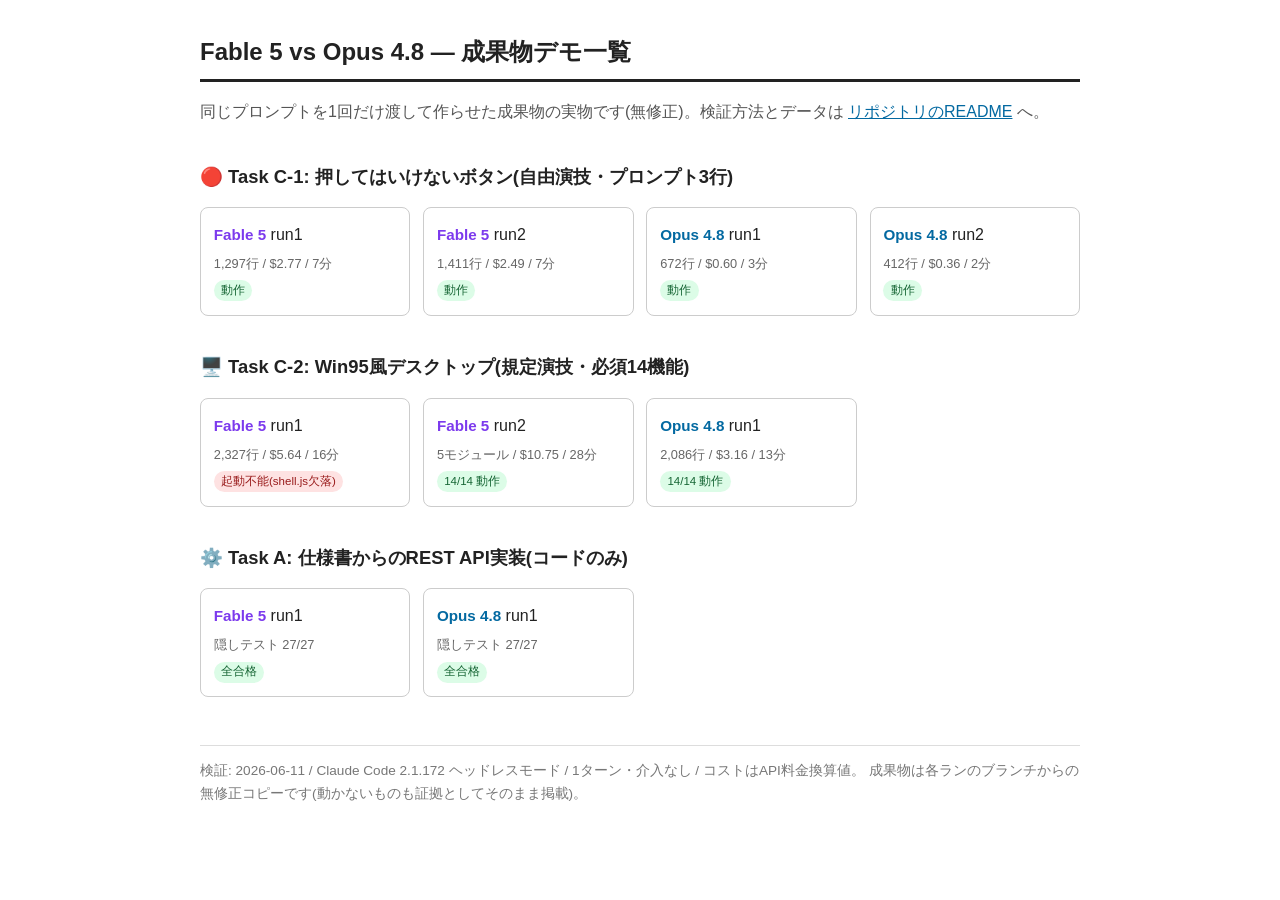
<file: index.html>
<!DOCTYPE html>
<html lang="ja">
<head>
<meta charset="UTF-8">
<meta name="viewport" content="width=device-width, initial-scale=1">
<title>Fable 5 vs Opus 4.8 — 成果物デモ一覧</title>
<style>
  body { font-family: "Hiragino Kaku Gothic ProN", "Yu Gothic", sans-serif; max-width: 880px; margin: 2rem auto; padding: 0 1rem; color: #222; line-height: 1.7; }
  h1 { font-size: 1.5rem; border-bottom: 3px solid #222; padding-bottom: .4rem; }
  h2 { font-size: 1.15rem; margin-top: 2.2rem; }
  p.lead { color: #555; }
  .grid { display: grid; grid-template-columns: repeat(auto-fill, minmax(190px, 1fr)); gap: .8rem; margin-top: .8rem; }
  .card { border: 1px solid #ccc; border-radius: 8px; padding: .8rem; text-decoration: none; color: inherit; display: block; transition: box-shadow .15s; }
  .card:hover { box-shadow: 0 2px 10px rgba(0,0,0,.15); }
  .model { font-weight: bold; font-size: .95rem; }
  .fable { color: #7c3aed; } .opus { color: #0369a1; }
  .meta { font-size: .8rem; color: #666; margin-top: .3rem; }
  .badge { display: inline-block; font-size: .72rem; padding: .05rem .45rem; border-radius: 99px; margin-top: .35rem; }
  .ok { background: #dcfce7; color: #166534; } .broken { background: #fee2e2; color: #991b1b; }
  footer { margin-top: 3rem; font-size: .85rem; color: #777; border-top: 1px solid #ddd; padding-top: .8rem; }
  a.repo { color: #0369a1; }
</style>
</head>
<body>
<h1>Fable 5 vs Opus 4.8 — 成果物デモ一覧</h1>
<p class="lead">同じプロンプトを1回だけ渡して作らせた成果物の実物です(無修正)。検証方法とデータは <a class="repo" href="https://github.com/yukurash/fable5-vs-opus48-arena">リポジトリのREADME</a> へ。</p>

<h2>🔴 Task C-1: 押してはいけないボタン(自由演技・プロンプト3行)</h2>
<div class="grid">
  <a class="card" href="artifacts/c1/fable5-run1/index.html"><span class="model fable">Fable 5</span> run1<div class="meta">1,297行 / $2.77 / 7分</div><span class="badge ok">動作</span></a>
  <a class="card" href="artifacts/c1/fable5-run2/index.html"><span class="model fable">Fable 5</span> run2<div class="meta">1,411行 / $2.49 / 7分</div><span class="badge ok">動作</span></a>
  <a class="card" href="artifacts/c1/opus48-run1/index.html"><span class="model opus">Opus 4.8</span> run1<div class="meta">672行 / $0.60 / 3分</div><span class="badge ok">動作</span></a>
  <a class="card" href="artifacts/c1/opus48-run2/index.html"><span class="model opus">Opus 4.8</span> run2<div class="meta">412行 / $0.36 / 2分</div><span class="badge ok">動作</span></a>
</div>

<h2>🖥️ Task C-2: Win95風デスクトップ(規定演技・必須14機能)</h2>
<div class="grid">
  <a class="card" href="artifacts/c2/fable5-run1/index.html"><span class="model fable">Fable 5</span> run1<div class="meta">2,327行 / $5.64 / 16分</div><span class="badge broken">起動不能(shell.js欠落)</span></a>
  <a class="card" href="artifacts/c2/fable5-run2/index.html"><span class="model fable">Fable 5</span> run2<div class="meta">5モジュール / $10.75 / 28分</div><span class="badge ok">14/14 動作</span></a>
  <a class="card" href="artifacts/c2/opus48-run1/index.html"><span class="model opus">Opus 4.8</span> run1<div class="meta">2,086行 / $3.16 / 13分</div><span class="badge ok">14/14 動作</span></a>
</div>

<h2>⚙️ Task A: 仕様書からのREST API実装(コードのみ)</h2>
<div class="grid">
  <a class="card" href="https://github.com/yukurash/fable5-vs-opus48-arena/tree/main/artifacts/a/fable5-run1"><span class="model fable">Fable 5</span> run1<div class="meta">隠しテスト 27/27</div><span class="badge ok">全合格</span></a>
  <a class="card" href="https://github.com/yukurash/fable5-vs-opus48-arena/tree/main/artifacts/a/opus48-run1"><span class="model opus">Opus 4.8</span> run1<div class="meta">隠しテスト 27/27</div><span class="badge ok">全合格</span></a>
</div>

<footer>
  検証: 2026-06-11 / Claude Code 2.1.172 ヘッドレスモード / 1ターン・介入なし / コストはAPI料金換算値。
  成果物は各ランのブランチからの無修正コピーです(動かないものも証拠としてそのまま掲載)。
</footer>
</body>
</html>
</file>
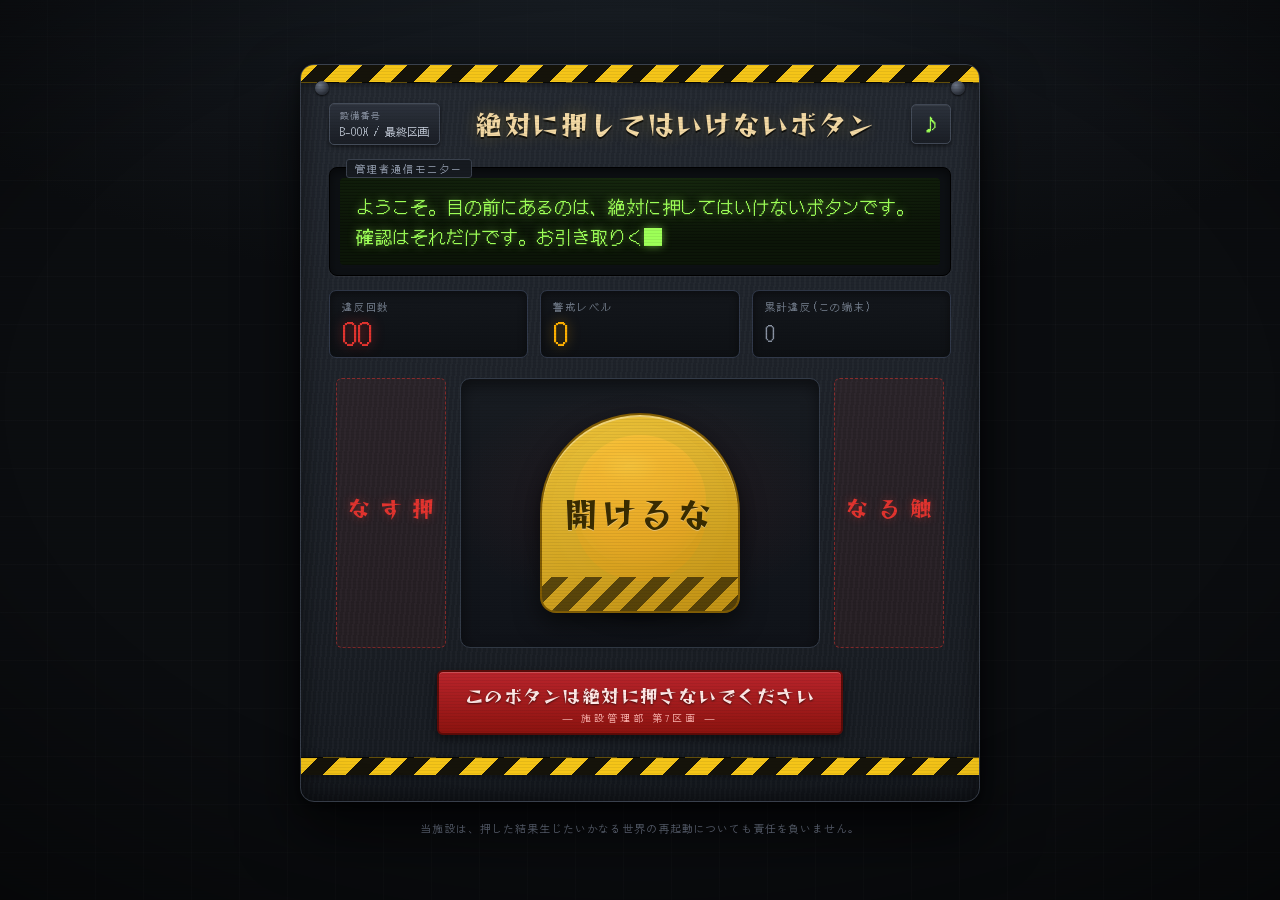
<file: artifacts/c1/fable5-run1/index.html>
<!DOCTYPE html>
<html lang="ja">
<head>
<meta charset="UTF-8">
<meta name="viewport" content="width=device-width, initial-scale=1.0">
<title>[Fable 5] 絶対に押してはいけないボタン</title>
<link rel="icon" href="data:image/svg+xml,<svg xmlns='http://www.w3.org/2000/svg' viewBox='0 0 100 100'><circle cx='50' cy='54' r='34' fill='%23e3342f'/><ellipse cx='42' cy='42' rx='12' ry='8' fill='%23ff8a80' opacity='.7'/></svg>">
<link rel="preconnect" href="https://fonts.googleapis.com">
<link rel="preconnect" href="https://fonts.gstatic.com" crossorigin>
<link href="https://fonts.googleapis.com/css2?family=DotGothic16&family=Reggae+One&family=Zen+Kaku+Gothic+New:wght@400;700&display=swap" rel="stylesheet">
<link rel="stylesheet" href="style.css">
</head>
<body>

  <!-- 環境エフェクト -->
  <div id="alarm-light" aria-hidden="true"></div>
  <div id="scanlines" aria-hidden="true"></div>
  <div id="vignette" aria-hidden="true"></div>

  <!-- 制御卓 -->
  <main id="console">
    <div class="hazard-strip top"></div>

    <header class="console-header">
      <div class="plate id-plate">
        <span class="plate-label">設備番号</span>
        <span class="plate-value">B-00X / 最終区画</span>
      </div>
      <h1 class="console-title">絶対に押してはいけないボタン</h1>
      <button id="mute-btn" class="plate toggle-plate" aria-label="音の切り替え" title="音 ON/OFF">
        <span id="mute-icon">♪</span>
      </button>
    </header>

    <!-- 管理者通信モニター -->
    <section class="lcd-frame">
      <div class="lcd-tag">管理者通信モニター</div>
      <div id="screen" class="lcd">
        <span id="lcd-text"></span><span class="lcd-cursor">█</span>
      </div>
    </section>

    <!-- 計器類 -->
    <section class="meters">
      <div class="meter">
        <span class="meter-label">違反回数</span>
        <span id="press-count" class="meter-value">00</span>
      </div>
      <div class="meter">
        <span class="meter-label">警戒レベル</span>
        <span id="alert-level" class="meter-value level">0</span>
      </div>
      <div class="meter wide">
        <span class="meter-label">累計違反(この端末)</span>
        <span id="total-count" class="meter-value small">0</span>
      </div>
    </section>

    <!-- ボタン本体 -->
    <section class="button-bay">
      <div class="bay-warning left">押<br>す<br>な</div>

      <div id="button-stage">
        <div id="button-assembly">
          <div class="button-base">
            <button id="the-button" aria-label="絶対に押してはいけないボタン">
              <span class="button-face"></span>
            </button>
          </div>
          <div class="cover-hinge">
            <div id="cover" role="button" tabindex="0" aria-label="安全カバー">
              <div class="cover-stripes"></div>
              <span class="cover-text">開けるな</span>
            </div>
          </div>
        </div>
      </div>

      <div class="bay-warning right">触<br>る<br>な</div>
    </section>

    <div class="name-plate">
      <span class="np-main">このボタンは絶対に押さないでください</span>
      <span class="np-sub">― 施設管理部 第7区画 ―</span>
    </div>

    <div class="hazard-strip bottom"></div>
  </main>

  <footer class="page-foot">
    当施設は、押した結果生じたいかなる世界の再起動についても責任を負いません。
  </footer>

  <!-- エラーダイアログ層 -->
  <div id="error-layer" aria-hidden="true"></div>

  <!-- カウントダウン -->
  <div id="countdown" class="fullscreen hidden">
    <div class="cd-label">自爆シーケンス起動</div>
    <div id="cd-number">10</div>
    <div class="cd-sub">回避方法:ありません</div>
  </div>

  <!-- 世界のブルースクリーン -->
  <div id="bsod" class="fullscreen hidden">
    <div class="bsod-inner">
      <div class="bsod-face">:(</div>
      <p>世界の運行中に問題が発生したため、世界を再起動する必要があります。</p>
      <p>エラー情報を収集しています(あなたの所業も含まれます)。</p>
      <p class="bsod-progress"><span id="bsod-pct">0</span>% 完了</p>
      <p class="bsod-code">停止コード: PUSHED_THE_FORBIDDEN_BUTTON_20_TIMES</p>
    </div>
  </div>

  <!-- 世界の再起動コンソール -->
  <div id="reboot" class="fullscreen hidden">
    <pre id="reboot-log"></pre>
  </div>

  <!-- 認定証 -->
  <div id="certificate" class="fullscreen hidden">
    <div class="cert-paper">
      <div class="cert-border">
        <h2 class="cert-title">認 定 証</h2>
        <p class="cert-name">貴殿</p>
        <p class="cert-body">
          貴殿は『絶対に押してはいけないボタン』を<br>
          <strong>20回</strong>押し、世界を再起動させました。<br>
          その揺るぎない好奇心と、<br>
          警告文を一切読まない胆力をここに讃えます。
        </p>
        <p class="cert-issuer">世界再起動管理委員会</p>
        <div class="cert-stamp"><span>押</span></div>
      </div>
      <button id="cert-close">閉じる(そして二度と押さない)</button>
    </div>
  </div>

<script src="script.js"></script>
</body>
</html>
</file>
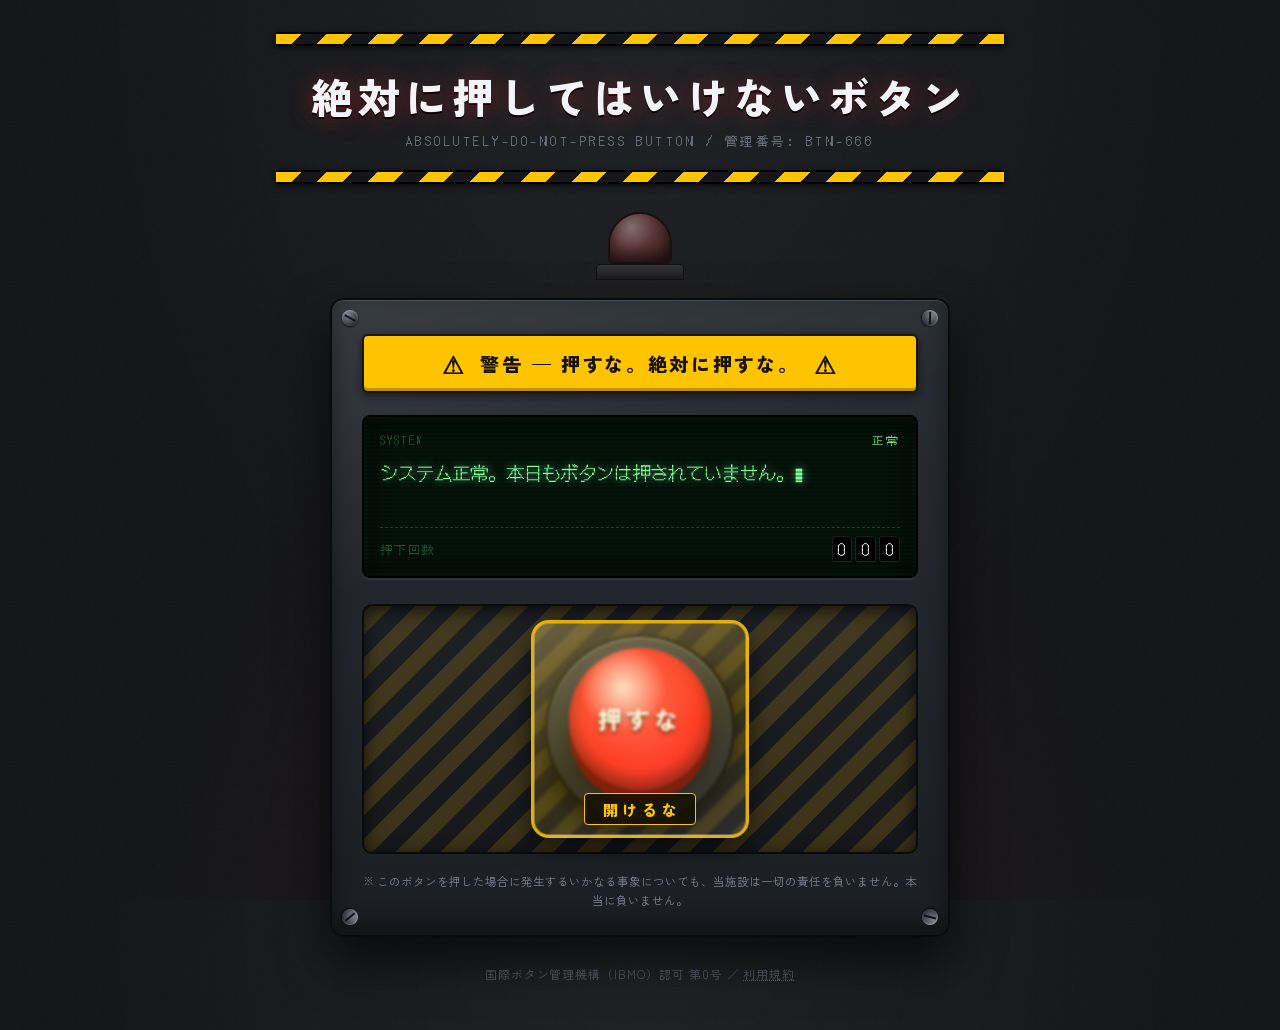
<file: artifacts/c1/fable5-run2/index.html>
<!DOCTYPE html>
<html lang="ja">
<head>
<meta charset="UTF-8">
<meta name="viewport" content="width=device-width, initial-scale=1.0">
<title>[Fable 5] 絶対に押してはいけないボタン</title>
<meta name="description" content="押すな。絶対に押すな。いいか、絶対にだぞ。">
<link rel="preconnect" href="https://fonts.googleapis.com">
<link rel="preconnect" href="https://fonts.gstatic.com" crossorigin>
<link href="https://fonts.googleapis.com/css2?family=DotGothic16&family=Zen+Kaku+Gothic+New:wght@500;700;900&family=Rampart+One&display=swap" rel="stylesheet">
<link rel="stylesheet" href="style.css">
</head>
<body>

  <!-- ===== メインシーン：制御盤 ===== -->
  <main id="scene">

    <header class="site-head">
      <div class="hazard-tape" aria-hidden="true"></div>
      <h1 class="site-title">絶対に押してはいけないボタン</h1>
      <p class="site-sub">ABSOLUTELY-DO-NOT-PRESS BUTTON / 管理番号: BTN-666</p>
      <div class="hazard-tape" aria-hidden="true"></div>
    </header>

    <section class="panel" aria-label="制御盤">

      <!-- 回転灯 -->
      <div class="siren" id="siren" aria-hidden="true">
        <div class="siren-dome"><div class="siren-beam"></div></div>
        <div class="siren-base"></div>
      </div>

      <div class="panel-plate">
        <span class="screw tl" aria-hidden="true"></span>
        <span class="screw tr" aria-hidden="true"></span>
        <span class="screw bl" aria-hidden="true"></span>
        <span class="screw br" aria-hidden="true"></span>

        <div class="warn-plate">
          <span class="warn-icon" aria-hidden="true">⚠</span>
          <span class="warn-text">警告 — 押すな。絶対に押すな。</span>
          <span class="warn-icon" aria-hidden="true">⚠</span>
        </div>

        <!-- LCD ステータス表示 -->
        <div class="lcd" role="status" aria-live="polite">
          <div class="lcd-row">
            <span class="lcd-label">SYSTEM</span>
            <span class="lcd-status" id="lcd-status">正常</span>
          </div>
          <p class="lcd-text" id="lcd-text"></p>
          <div class="lcd-row lcd-bottom">
            <span class="lcd-label">押下回数</span>
            <span class="odometer" id="odometer">
              <span class="digit">0</span><span class="digit">0</span><span class="digit">0</span>
            </span>
          </div>
        </div>

        <!-- ボタン本体（安全カバー付き） -->
        <div class="button-bay" id="button-bay">
          <div class="button-anchor" id="button-anchor">
            <div class="button-base">
              <button class="big-button" id="big-button" aria-label="絶対に押してはいけないボタン">
                <span class="big-button-text">押すな</span>
              </button>
            </div>
            <div class="safety-cover" id="safety-cover" role="button" tabindex="0"
                 aria-label="安全カバー（開けないでください）">
              <span class="cover-label">開けるな</span>
            </div>
          </div>
        </div>

        <p class="panel-note">※ このボタンを押した場合に発生するいかなる事象についても、当施設は一切の責任を負いません。本当に負いません。</p>
      </div>
    </section>

    <footer class="site-foot">
      <p>国際ボタン管理機構（IBMO）認可 第0号 ／ <span class="foot-link" id="terms-link">利用規約</span></p>
      <p class="foot-tip" id="terms-tip" hidden>第1条：押すな。　第2条：以上。</p>
    </footer>
  </main>

  <!-- ===== オーバーレイ各種 ===== -->

  <!-- 通報ダイアログ -->
  <div class="overlay" id="report-overlay" hidden>
    <div class="dialog" role="alertdialog" aria-label="通報完了">
      <div class="dialog-title">■ 通報完了</div>
      <div class="dialog-body">
        <p>あなたの操作は国際ボタン管理機構（IBMO）に通報されました。</p>
        <table class="dialog-table">
          <tr><td>IPアドレス</td><td>127.0.0.1（あなたの家）</td></tr>
          <tr><td>容疑</td><td>押すなと書いてあるものを押した罪</td></tr>
          <tr><td>反省の色</td><td>確認できず</td></tr>
        </table>
      </div>
      <button class="dialog-ok" id="report-ok">深く反省する</button>
    </div>
  </div>

  <!-- 最終警告 -->
  <div class="overlay final-warning" id="final-warning" hidden>
    <div class="final-warning-inner">
      <div class="fw-stripes" aria-hidden="true"></div>
      <p class="fw-title">最　終　警　告</p>
      <p class="fw-sub">FINAL WARNING — 次に押した場合、何が起きても知りません。</p>
      <div class="fw-stripes" aria-hidden="true"></div>
    </div>
  </div>

  <!-- カウントダウン -->
  <div class="overlay countdown" id="countdown-overlay" hidden>
    <p class="cd-label">自爆シーケンス起動</p>
    <div class="cd-number" id="cd-number">10</div>
    <p class="cd-msg" id="cd-msg">こうなることは警告しました。</p>
    <button class="cd-abort" id="cd-abort">中止</button>
  </div>

  <!-- ホワイトアウト・フラッシュ -->
  <div id="flash" hidden></div>

  <!-- 偽ブルースクリーン -->
  <div class="overlay bsod" id="bsod" hidden>
    <div class="bsod-inner">
      <div class="bsod-face">:(</div>
      <p>ボタンが押されたため、この世界は問題に直面し、再構築が必要となりました。</p>
      <p>エラー情報を収集しています（あなたが押したという情報です）。</p>
      <p class="bsod-progress"><span id="bsod-pct">0</span>% 完了</p>
      <p class="bsod-code">停止コード: OSHITA_NA_OMAE</p>
    </div>
  </div>

  <!-- 再起動ターミナル -->
  <div class="overlay reboot" id="reboot" hidden>
    <pre class="reboot-log" id="reboot-log"></pre>
  </div>

  <!-- フィナーレ：認定証 -->
  <div class="overlay finale" id="finale" hidden>
    <canvas id="confetti"></canvas>
    <div class="certificate">
      <div class="cert-border">
        <p class="cert-eyebrow">国際ボタン管理機構 公式認定</p>
        <h2 class="cert-title">認 定 証</h2>
        <p class="cert-body">
          あなたは「絶対に押してはいけないボタン」を<br>
          <strong class="cert-count"><span id="cert-count">0</span>回</strong>押し続け、<br>
          世界を一度滅ぼし、そして再構築させました。
        </p>
        <p class="cert-meta">
          所要時間：<span id="cert-time">--</span>　／　認定番号：<span id="cert-serial">No.???????</span>
        </p>
        <p class="cert-note">この功績を称え…&nbsp;ません。反省してください。</p>
        <div class="cert-stamp" aria-hidden="true">押下<br>認定</div>
      </div>
      <button class="reset-button" id="reset-button">絶対に押してはいけないリセットボタン</button>
    </div>
  </div>

  <script src="script.js"></script>
</body>
</html>
</file>
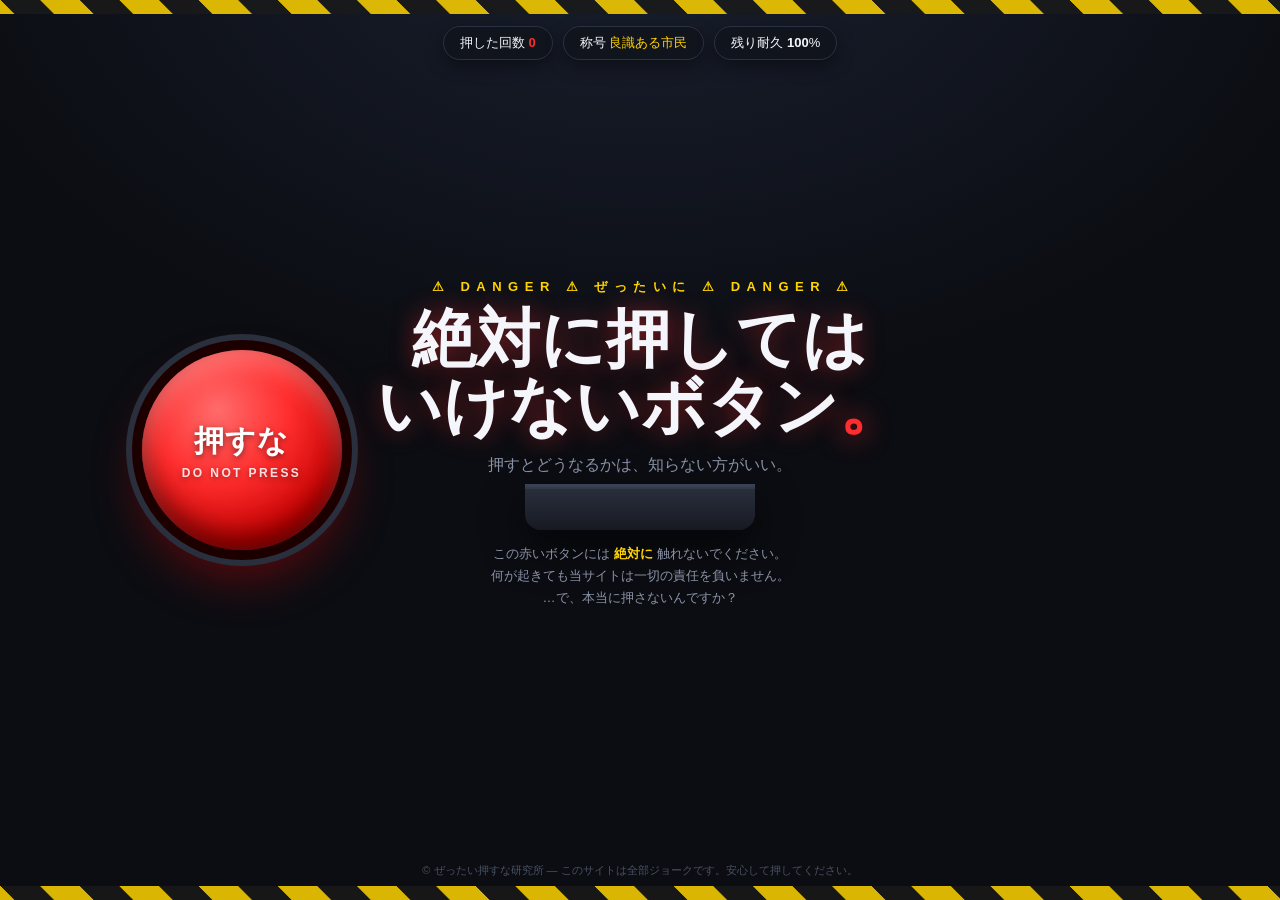
<file: artifacts/c1/opus48-run1/index.html>
<!DOCTYPE html>
<html lang="ja">
<head>
<meta charset="UTF-8">
<meta name="viewport" content="width=device-width, initial-scale=1.0, maximum-scale=1.0, user-scalable=no">
<title>[Opus 4.8] 絶対に押してはいけないボタン</title>
<style>
  :root{
    --bg:#0b0d12;
    --panel:#11141c;
    --danger:#ff2d2d;
    --danger-deep:#7a0000;
    --warn:#ffd400;
    --ink:#f4f6fb;
    --muted:#8b93a7;
    --hazard: repeating-linear-gradient(45deg,#1a1a1a 0 28px,#ffd400 28px 56px);
  }

  *{box-sizing:border-box;}
  html,body{height:100%;}
  body{
    margin:0;
    font-family:"Hiragino Kaku Gothic ProN","Yu Gothic",YuGothic,"Noto Sans JP",sans-serif;
    background:
      radial-gradient(1200px 800px at 50% -10%, #1a2030 0%, transparent 60%),
      var(--bg);
    color:var(--ink);
    overflow:hidden;
    user-select:none;
    -webkit-user-select:none;
    position:relative;
    min-height:100%;
  }

  /* ===== 警告ハザードの縁取り ===== */
  .hazard-top,.hazard-bottom{
    position:fixed;left:0;right:0;height:14px;z-index:50;
    background:var(--hazard);
    background-size:79.2px 79.2px;
    opacity:.85;
  }
  .hazard-top{top:0;}
  .hazard-bottom{bottom:0;}

  /* ===== ステージ ===== */
  #stage{
    position:relative;
    height:100vh;
    display:flex;
    flex-direction:column;
    align-items:center;
    justify-content:center;
    padding:48px 20px;
    transform-origin:center center;
    transition:transform .2s ease, filter .25s ease;
  }

  .titlewrap{text-align:center;margin-bottom:34px;z-index:2;}
  .eyebrow{
    letter-spacing:.5em;
    color:var(--warn);
    font-size:13px;
    font-weight:800;
    margin:0 0 10px;
    text-indent:.5em;
    animation:blink 1.4s steps(2,start) infinite;
  }
  @keyframes blink{50%{opacity:.25}}
  h1{
    margin:0;
    font-size:clamp(28px,7vw,64px);
    font-weight:900;
    line-height:1.05;
    text-shadow:0 0 24px rgba(255,45,45,.45);
  }
  h1 .x{color:var(--danger);text-shadow:0 0 28px rgba(255,45,45,.9);}
  .subtitle{
    color:var(--muted);
    margin:14px 0 0;
    font-size:clamp(12px,2.6vw,16px);
  }

  /* ===== ボタン ===== */
  .btn-cradle{
    position:relative;
    z-index:2;
    display:flex;
    flex-direction:column;
    align-items:center;
    gap:22px;
  }
  .base{
    width:230px;height:46px;
    background:linear-gradient(#2a2f3d,#171a22);
    border-radius:0 0 16px 16px;
    box-shadow:0 18px 40px rgba(0,0,0,.6), inset 0 2px 0 rgba(255,255,255,.05);
    margin-top:-26px;
    border-top:3px solid #3a4154;
  }
  .big-btn{
    position:relative;
    width:200px;height:200px;
    border-radius:50%;
    border:none;
    cursor:pointer;
    color:#fff;
    font-weight:900;
    font-size:30px;
    letter-spacing:.04em;
    background:
      radial-gradient(circle at 38% 30%, #ff6b6b 0%, var(--danger) 38%, #c40000 72%, var(--danger-deep) 100%);
    box-shadow:
      0 0 0 10px #1c0000,
      0 0 0 16px #2a2f3d,
      0 26px 50px rgba(255,0,0,.35),
      inset 0 -14px 24px rgba(0,0,0,.45),
      inset 0 14px 22px rgba(255,255,255,.28);
    text-shadow:0 2px 6px rgba(0,0,0,.5);
    transition:transform .08s ease, box-shadow .15s ease, left .18s cubic-bezier(.22,1,.36,1), top .18s cubic-bezier(.22,1,.36,1);
    animation:pulse 1.8s ease-in-out infinite;
  }
  @keyframes pulse{
    0%,100%{box-shadow:0 0 0 10px #1c0000,0 0 0 16px #2a2f3d,0 26px 50px rgba(255,0,0,.30),inset 0 -14px 24px rgba(0,0,0,.45),inset 0 14px 22px rgba(255,255,255,.28);}
    50%{box-shadow:0 0 0 10px #1c0000,0 0 0 16px #2a2f3d,0 26px 70px rgba(255,0,0,.65),inset 0 -14px 24px rgba(0,0,0,.45),inset 0 14px 22px rgba(255,255,255,.28);}
  }
  .big-btn:active{transform:translateY(6px) scale(.97);}
  .big-btn.runaway{position:fixed;z-index:30;animation:none;}
  .big-btn .label-sub{display:block;font-size:12px;font-weight:700;opacity:.85;margin-top:4px;letter-spacing:.2em;}

  .note{
    color:var(--muted);
    font-size:13px;
    text-align:center;
    max-width:520px;
    line-height:1.7;
    z-index:2;
  }
  .note b{color:var(--warn);}

  /* ===== HUD（カウンタ・称号） ===== */
  #hud{
    position:fixed;top:26px;left:0;right:0;
    display:flex;justify-content:center;gap:10px;
    z-index:40;pointer-events:none;flex-wrap:wrap;padding:0 16px;
  }
  .chip{
    background:rgba(17,20,28,.82);
    border:1px solid #2a3142;
    border-radius:999px;
    padding:7px 16px;
    font-size:13px;
    backdrop-filter:blur(6px);
    box-shadow:0 6px 18px rgba(0,0,0,.4);
  }
  .chip b{color:var(--danger);font-variant-numeric:tabular-nums;}
  .chip .rank{color:var(--warn);}

  /* ===== トースト ===== */
  #toasts{position:fixed;left:50%;bottom:42px;transform:translateX(-50%);z-index:60;display:flex;flex-direction:column;gap:10px;align-items:center;pointer-events:none;}
  .toast{
    background:#11141c;border:1px solid #3a4154;color:var(--ink);
    padding:12px 20px;border-radius:12px;font-size:15px;font-weight:700;
    box-shadow:0 10px 30px rgba(0,0,0,.55);
    animation:toastIn .3s ease, toastOut .4s ease 2.6s forwards;
    max-width:90vw;text-align:center;
  }
  .toast.good{border-color:#2ec27e;}
  .toast.bad{border-color:var(--danger);}
  @keyframes toastIn{from{opacity:0;transform:translateY(18px) scale(.95)}to{opacity:1}}
  @keyframes toastOut{to{opacity:0;transform:translateY(-12px)}}

  /* ===== 偽エラーウィンドウ ===== */
  .fakewin{
    position:fixed;z-index:70;width:300px;
    background:#e9e9ee;color:#111;border:1px solid #999;border-radius:8px;
    box-shadow:0 18px 50px rgba(0,0,0,.6);
    font-family:"Segoe UI",system-ui,sans-serif;
    overflow:hidden;
    animation:popin .18s ease;
  }
  @keyframes popin{from{transform:scale(.85);opacity:0}to{transform:scale(1);opacity:1}}
  .fakewin .bar{
    background:linear-gradient(#3a6df0,#2a55d0);color:#fff;
    padding:6px 10px;font-size:13px;font-weight:700;
    display:flex;justify-content:space-between;align-items:center;cursor:grab;
  }
  .fakewin .bar .close{
    width:18px;height:18px;line-height:16px;text-align:center;border-radius:3px;
    background:#e81123;font-size:12px;cursor:pointer;
  }
  .fakewin .body{padding:16px;display:flex;gap:12px;align-items:flex-start;font-size:13px;line-height:1.5;}
  .fakewin .ico{font-size:30px;}
  .fakewin .ok{
    margin:0 16px 14px;float:right;padding:5px 18px;border:1px solid #888;border-radius:5px;
    background:#f5f5f5;cursor:pointer;font-size:13px;
  }
  .fakewin .ok:hover{background:#e2e2e2;}

  /* ===== マトリックス雨 ===== */
  #matrix{position:fixed;inset:0;z-index:5;pointer-events:none;opacity:0;transition:opacity .6s;}
  #matrix.on{opacity:.55;}

  /* ===== グリッチ ===== */
  .glitch{animation:glitch .25s steps(2) infinite;}
  @keyframes glitch{
    0%{filter:none;transform:translate(0)}
    25%{filter:hue-rotate(90deg) saturate(2);transform:translate(-3px,2px)}
    50%{filter:invert(1);transform:translate(3px,-2px)}
    75%{filter:hue-rotate(-120deg);transform:translate(-2px,-1px)}
  }

  /* ===== 振動 ===== */
  .shake{animation:shake .4s cubic-bezier(.36,.07,.19,.97) both;}
  @keyframes shake{
    10%,90%{transform:translate3d(-2px,0,0)}
    20%,80%{transform:translate3d(4px,0,0)}
    30%,50%,70%{transform:translate3d(-8px,0,0)}
    40%,60%{transform:translate3d(8px,0,0)}
  }
  .quake{animation:quake .5s linear infinite;}
  @keyframes quake{
    0%{transform:translate(1px,1px) rotate(0deg)}
    25%{transform:translate(-3px,2px) rotate(-.6deg)}
    50%{transform:translate(2px,-2px) rotate(.6deg)}
    75%{transform:translate(-2px,-1px) rotate(-.4deg)}
    100%{transform:translate(2px,2px) rotate(.4deg)}
  }

  /* ===== 反転 ===== */
  body.inverted{filter:invert(1) hue-rotate(180deg);}

  /* ===== 重力で落ちるカケラ ===== */
  .debris{position:fixed;z-index:25;pointer-events:none;font-size:22px;will-change:transform;}

  /* ===== 紙吹雪 ===== */
  .confetti{position:fixed;top:-20px;z-index:80;width:10px;height:14px;pointer-events:none;will-change:transform;}

  /* ===== クリア演出 ===== */
  #ending{
    position:fixed;inset:0;z-index:90;display:none;
    flex-direction:column;align-items:center;justify-content:center;gap:18px;
    background:radial-gradient(900px 600px at 50% 40%,#1c2436,#06070b);
    text-align:center;padding:30px;
  }
  #ending.show{display:flex;animation:fadein .8s ease;}
  @keyframes fadein{from{opacity:0}to{opacity:1}}
  #ending h2{font-size:clamp(30px,8vw,72px);margin:0;color:var(--warn);text-shadow:0 0 30px rgba(255,212,0,.5);}
  #ending p{color:var(--muted);max-width:560px;line-height:1.8;margin:0;}
  .reset-btn{
    margin-top:8px;padding:14px 30px;border-radius:12px;border:1px solid #3a4154;
    background:#11141c;color:var(--ink);font-size:16px;font-weight:800;cursor:pointer;
  }
  .reset-btn:hover{border-color:var(--danger);color:var(--danger);}

  .footer{
    position:fixed;bottom:22px;left:0;right:0;text-align:center;
    color:#4a5163;font-size:11px;z-index:2;
  }

  @media (max-width:520px){
    .big-btn{width:170px;height:170px;font-size:26px;}
    .base{width:200px;}
  }
</style>
</head>
<body>
  <div class="hazard-top"></div>
  <div class="hazard-bottom"></div>

  <canvas id="matrix"></canvas>

  <div id="hud">
    <div class="chip">押した回数 <b id="count">0</b></div>
    <div class="chip">称号 <span class="rank" id="rank">良識ある市民</span></div>
    <div class="chip">残り耐久 <b id="hp">100</b>%</div>
  </div>

  <div id="stage">
    <div class="titlewrap">
      <p class="eyebrow">⚠ DANGER ⚠ ぜったいに ⚠ DANGER ⚠</p>
      <h1>絶対に押しては<br>いけないボタン<span class="x">。</span></h1>
      <p class="subtitle">押すとどうなるかは、知らない方がいい。</p>
    </div>

    <div class="btn-cradle">
      <button class="big-btn" id="btn">
        押すな
        <span class="label-sub">DO NOT PRESS</span>
      </button>
      <div class="base"></div>
    </div>

    <p class="note">
      この赤いボタンには <b>絶対に</b> 触れないでください。<br>
      何が起きても当サイトは一切の責任を負いません。<br>
      …で、本当に押さないんですか？
    </p>
  </div>

  <div id="toasts"></div>

  <div id="ending">
    <h2 id="ending-title">🎉 全クリ 🎉</h2>
    <p id="ending-text"></p>
    <button class="reset-btn" id="reset">もう一度、押してはいけない</button>
  </div>

  <div class="footer">© ぜったい押すな研究所 — このサイトは全部ジョークです。安心して押してください。</div>

<script>
(() => {
  "use strict";

  /* ============================================================
   *  状態
   * ============================================================ */
  const KEY = "zettai-oshicount";
  let count = parseInt(localStorage.getItem(KEY) || "0", 10) || 0;
  let chaos = 0;            // 累積カオスレベル
  let dodges = 0;          // 逃げた回数
  let ended = false;

  const $ = (s) => document.querySelector(s);
  const stage = $("#stage");
  const btn = $("#btn");
  const countEl = $("#count");
  const rankEl = $("#rank");
  const hpEl = $("#hp");

  /* ============================================================
   *  サウンド（Web Audio で自前生成 — 外部ファイル不要）
   * ============================================================ */
  let ac = null;
  const audio = () => (ac ||= new (window.AudioContext || window.webkitAudioContext)());
  function beep(freq, dur = .12, type = "square", gain = .15, slideTo = null) {
    try {
      const c = audio();
      const o = c.createOscillator();
      const g = c.createGain();
      o.type = type; o.frequency.value = freq;
      if (slideTo) o.frequency.exponentialRampToValueAtTime(slideTo, c.currentTime + dur);
      g.gain.value = gain;
      g.gain.exponentialRampToValueAtTime(0.0001, c.currentTime + dur);
      o.connect(g).connect(c.destination);
      o.start(); o.stop(c.currentTime + dur);
    } catch (e) {}
  }
  const sfx = {
    alarm(){ beep(880,.18,"sawtooth",.18); setTimeout(()=>beep(660,.22,"sawtooth",.18),150); },
    zap(){ beep(1200,.18,"square",.16,120); },
    boom(){ beep(80,.5,"sawtooth",.3,30); },
    coin(){ beep(988,.08,"square",.18); setTimeout(()=>beep(1319,.18,"square",.18),80); },
    glitch(){ for(let i=0;i<6;i++) setTimeout(()=>beep(200+Math.random()*1400,.05,"square",.1),i*40); },
    fanfare(){ [523,659,784,1047].forEach((f,i)=>setTimeout(()=>beep(f,.25,"triangle",.2),i*130)); },
  };

  /* ============================================================
   *  HUD / 称号
   * ============================================================ */
  const RANKS = [
    [0,   "良識ある市民"],
    [1,   "うっかりさん"],
    [2,   "好奇心の奴隷"],
    [4,   "後悔のプロ"],
    [7,   "禁断ボタン中毒"],
    [11,  "破壊の使徒"],
    [16,  "混沌の管理者"],
    [25,  "押すな界の伝説"],
    [40,  "人類への挑戦者"],
    [66,  "ボタンそのもの"],
  ];
  function rankFor(n){ let r="良識ある市民"; for(const [t,name] of RANKS){ if(n>=t) r=name; } return r; }

  function renderHUD(){
    countEl.textContent = count;
    rankEl.textContent = rankFor(count);
    const hp = Math.max(0, 100 - chaos * 7);
    hpEl.textContent = hp;
    hpEl.style.color = hp < 30 ? "var(--danger)" : hp < 60 ? "var(--warn)" : "var(--ink)";
  }

  /* ============================================================
   *  トースト
   * ============================================================ */
  function toast(msg, kind = "") {
    const t = document.createElement("div");
    t.className = "toast " + kind;
    t.innerHTML = msg;
    $("#toasts").appendChild(t);
    setTimeout(() => t.remove(), 3200);
  }

  /* ============================================================
   *  逃げるボタン（最初の数回はカーソルから逃げる）
   * ============================================================ */
  let runaway = true;
  function placeRandom(){
    const pad = 90, w = innerWidth, h = innerHeight;
    const x = pad + Math.random() * (w - pad * 2 - 200);
    const y = pad + Math.random() * (h - pad * 2 - 200);
    btn.style.left = x + "px";
    btn.style.top = y + "px";
  }
  const TAUNTS = [
    "おっと、こっちこっち→","残念でした〜","まだまだ甘い","そう簡単に押させると思った？",
    "ふふ、無駄無駄","君には無理だよ","逃げ足には自信があってね","あきらめが肝心だよ？",
  ];
  function startRunaway(){
    btn.classList.add("runaway");
    placeRandom();
    window.addEventListener("mousemove", flee);
    window.addEventListener("touchmove", fleeTouch, {passive:true});
  }
  function stopRunaway(){
    runaway = false;
    btn.classList.remove("runaway");
    btn.style.left = btn.style.top = "";
    window.removeEventListener("mousemove", flee);
    window.removeEventListener("touchmove", fleeTouch);
  }
  function dist(ax,ay,bx,by){ return Math.hypot(ax-bx, ay-by); }
  function maybeFlee(px, py){
    if (!runaway) return;
    const r = btn.getBoundingClientRect();
    const cx = r.left + r.width/2, cy = r.top + r.height/2;
    if (dist(px,py,cx,cy) < 140) {
      placeRandom();
      dodges++;
      if (dodges <= 12 && dodges % 2 === 0) {
        toast(TAUNTS[Math.floor(Math.random()*TAUNTS.length)]);
        beep(440+Math.random()*220,.06,"square",.08);
      }
      // しつこく追ってくる人には根負けして押させてあげる
      if (dodges >= 9) {
        stopRunaway();
        toast("…もう、好きにしてよ。押せばいいじゃない。","bad");
      }
    }
  }
  function flee(e){ maybeFlee(e.clientX, e.clientY); }
  function fleeTouch(e){ const t=e.touches[0]; if(t) maybeFlee(t.clientX,t.clientY); }

  /* ============================================================
   *  カオス演出
   * ============================================================ */
  function shake(){ stage.classList.remove("shake"); void stage.offsetWidth; stage.classList.add("shake"); }

  function fakeError(){
    const msgs = [
      ["⚠","システムエラー","予期しないボタンが押されました。\nエラーコード: 0xPUSH_NO"],
      ["💣","警告","セルフ・デストラクト・シーケンス…\nは起動しませんでした。安心してください。"],
      ["🧨","Critical","現実の整合性が 87% 低下しました。"],
      ["🥴","確認","本当に押しましたね？\n本当に？本当の本当に？"],
      ["📞","着信","「もしもし、押しましたね？」"],
      ["🐛","Exception","NullPointerException: 良識 が見つかりません。"],
    ];
    const [ico,title,body] = msgs[Math.floor(Math.random()*msgs.length)];
    const win = document.createElement("div");
    win.className = "fakewin";
    win.style.left = (40 + Math.random()*(innerWidth-360)) + "px";
    win.style.top  = (70 + Math.random()*(innerHeight-260)) + "px";
    win.innerHTML = `
      <div class="bar"><span>${title}</span><span class="close">✕</span></div>
      <div class="body"><div class="ico">${ico}</div><div>${body.replace(/\n/g,"<br>")}</div></div>
      <button class="ok">OK</button><div style="clear:both"></div>`;
    document.body.appendChild(win);
    const kill = () => win.remove();
    win.querySelector(".close").onclick = kill;
    win.querySelector(".ok").onclick = kill;
    // ドラッグ移動
    const bar = win.querySelector(".bar");
    bar.onmousedown = (e) => {
      const ox = e.clientX - win.offsetLeft, oy = e.clientY - win.offsetTop;
      const mv = (ev) => { win.style.left=(ev.clientX-ox)+"px"; win.style.top=(ev.clientY-oy)+"px"; };
      const up = () => { document.removeEventListener("mousemove",mv); document.removeEventListener("mouseup",up); };
      document.addEventListener("mousemove",mv); document.addEventListener("mouseup",up);
    };
  }

  function tilt(){
    const deg = (Math.random()*8 - 4) * Math.min(chaos,4);
    stage.style.transform = `rotate(${deg}deg) scale(${1 - Math.min(chaos,6)*0.01})`;
  }

  function invert(){
    document.body.classList.toggle("inverted");
    setTimeout(()=>document.body.classList.remove("inverted"), 1400);
  }

  function gravity(){
    // 画面のテキストや絵文字を“落とす”
    const chars = "落崩堕墜壊滅✖💥🔥💀⚠🧨".split("");
    for (let i=0;i<24;i++){
      const d = document.createElement("div");
      d.className = "debris";
      d.textContent = chars[Math.floor(Math.random()*chars.length)];
      const x = Math.random()*innerWidth;
      d.style.left = x+"px"; d.style.top = "-30px";
      document.body.appendChild(d);
      const dur = 1400 + Math.random()*1400;
      const drift = (Math.random()*200-100);
      const rot = Math.random()*720-360;
      d.animate(
        [{transform:`translate(0,0) rotate(0)`},
         {transform:`translate(${drift}px,${innerHeight+80}px) rotate(${rot}deg)`}],
        {duration:dur, easing:"cubic-bezier(.45,0,.9,.6)"}
      ).onfinish = () => d.remove();
    }
  }

  function glitch(){
    document.body.classList.add("glitch");
    sfx.glitch();
    setTimeout(()=>document.body.classList.remove("glitch"), 700);
  }

  function quake(on){
    document.body.classList.toggle("quake", on);
  }

  function confetti(){
    const colors = ["#ff2d2d","#ffd400","#2ec27e","#3a6df0","#ff7ad9","#fff"];
    for (let i=0;i<120;i++){
      const c = document.createElement("div");
      c.className = "confetti";
      c.style.left = Math.random()*innerWidth+"px";
      c.style.background = colors[i%colors.length];
      c.style.borderRadius = Math.random()<.5 ? "50%" : "2px";
      document.body.appendChild(c);
      const dur = 2200 + Math.random()*1800;
      c.animate(
        [{transform:`translateY(0) rotate(0)`,opacity:1},
         {transform:`translateY(${innerHeight+40}px) rotate(${Math.random()*900}deg)`,opacity:1}],
        {duration:dur, easing:"cubic-bezier(.2,.6,.4,1)"}
      ).onfinish = () => c.remove();
    }
  }

  /* ===== マトリックス雨 ===== */
  const mcanvas = $("#matrix");
  const mctx = mcanvas.getContext("2d");
  let matrixOn = false, matrixRAF = null, drops = [];
  function setupMatrix(){
    mcanvas.width = innerWidth; mcanvas.height = innerHeight;
    const cols = Math.floor(innerWidth/16);
    drops = Array(cols).fill(0).map(()=>Math.random()*-50);
  }
  function drawMatrix(){
    mctx.fillStyle = "rgba(6,7,11,.08)";
    mctx.fillRect(0,0,mcanvas.width,mcanvas.height);
    mctx.fillStyle = "#39ff14";
    mctx.font = "15px monospace";
    const glyphs = "押ｱｲｳｴｵ01ﾊﾐﾋｰｳ絶対ﾅﾝﾃ";
    for (let i=0;i<drops.length;i++){
      const ch = glyphs[Math.floor(Math.random()*glyphs.length)];
      mctx.fillText(ch, i*16, drops[i]*16);
      if (drops[i]*16 > mcanvas.height && Math.random()>.975) drops[i]=0;
      drops[i]++;
    }
    matrixRAF = requestAnimationFrame(drawMatrix);
  }
  function matrix(on){
    if (on && !matrixOn){ setupMatrix(); mcanvas.classList.add("on"); matrixOn=true; drawMatrix(); }
    else if (!on && matrixOn){ mcanvas.classList.remove("on"); matrixOn=false; cancelAnimationFrame(matrixRAF); mctx.clearRect(0,0,mcanvas.width,mcanvas.height); }
  }

  /* ============================================================
   *  押下時：段階的にエスカレート
   * ============================================================ */
  const LINES = [
    "だから押すなって言ったのに。",
    "あ〜あ、押しちゃった。",
    "もう後戻りできないよ？",
    "やめられない止まらない。",
    "現実が軋み始めた…",
    "君はもう、ボタンの虜だ。",
    "世界がぐるぐるしてきた。",
    "正気度がゴリゴリ削れていく。",
    "もはや何でもアリだ。",
    "ここまで来たら最後まで行こう。",
  ];

  function press(){
    if (ended) return;
    runaway && stopRunaway();
    count++;
    chaos++;
    localStorage.setItem(KEY, count);
    renderHUD();

    // 共通：振動＋アラーム＋ひとことトースト
    shake();
    sfx.alarm();
    if (window.navigator.vibrate) navigator.vibrate(60);
    toast(LINES[Math.min(count-1, LINES.length-1)], "bad");

    // 段階演出（累積）
    if (count === 1){ sfx.zap(); }
    if (count >= 2){ tilt(); }
    if (count >= 3){ invert(); sfx.zap(); }
    if (count >= 4){ gravity(); sfx.boom(); }
    if (count >= 5){ fakeError(); }
    if (count >= 6){ glitch(); }
    if (count >= 7){ fakeError(); fakeError(); }
    if (count >= 8){ matrix(true); }
    if (count >= 9){ quake(true); sfx.boom(); }
    if (count >= 10){ finale(); return; }

    // 称号アップ通知
    if (count >= 2 && rankFor(count) !== rankFor(count-1)){
      sfx.coin();
      toast("称号を獲得：<b>"+rankFor(count)+"</b>","good");
    }
  }

  function finale(){
    ended = true;
    confetti();
    sfx.fanfare();
    matrix(false); quake(false);
    stage.style.transform = "";
    document.body.classList.remove("glitch","inverted");

    const total = parseInt(localStorage.getItem("zettai-total")||"0",10) + count;
    localStorage.setItem("zettai-total", total);

    $("#ending-title").textContent = "🎉 押しきった！ 🎉";
    $("#ending-text").innerHTML =
      `あなたは警告を10回ガン無視し、世界を10回壊しました。<br>
       獲得称号：<b style="color:var(--warn)">${rankFor(count)}</b><br>
       通算押下回数：<b style="color:var(--danger)">${total}</b> 回<br><br>
       …ところで、最初から押す気だったでしょ？`;
    $("#ending").classList.add("show");
  }

  /* ============================================================
   *  リセット
   * ============================================================ */
  $("#reset").addEventListener("click", () => {
    count = 0; chaos = 0; ended = false;
    localStorage.setItem(KEY, "0");
    $("#ending").classList.remove("show");
    document.querySelectorAll(".fakewin,.debris,.confetti").forEach(n=>n.remove());
    stage.style.transform = "";
    renderHUD();
    runaway = true; dodges = 0;
    startRunaway();
    toast("もう一度、絶対に押さないでください。");
    beep(523,.1,"triangle",.15);
  });

  /* ============================================================
   *  初期化
   * ============================================================ */
  btn.addEventListener("click", press);
  // “押すな”ボタンはホバーで小さく身構える（逃げない状態のとき）
  btn.addEventListener("mouseenter", () => { if(!runaway) beep(330,.05,"square",.06); });

  window.addEventListener("resize", () => { if (matrixOn) setupMatrix(); });

  renderHUD();
  // 過去に押した実績があれば軽く煽る
  if (count > 0) {
    toast(`おかえりなさい。前回までに <b>${count}</b> 回も押してますね…`, "bad");
  } else {
    setTimeout(()=>toast("ヒント：マウスでボタンに近づいてみて。",""), 900);
  }
  startRunaway();
})();
</script>
</body>
</html>
</file>
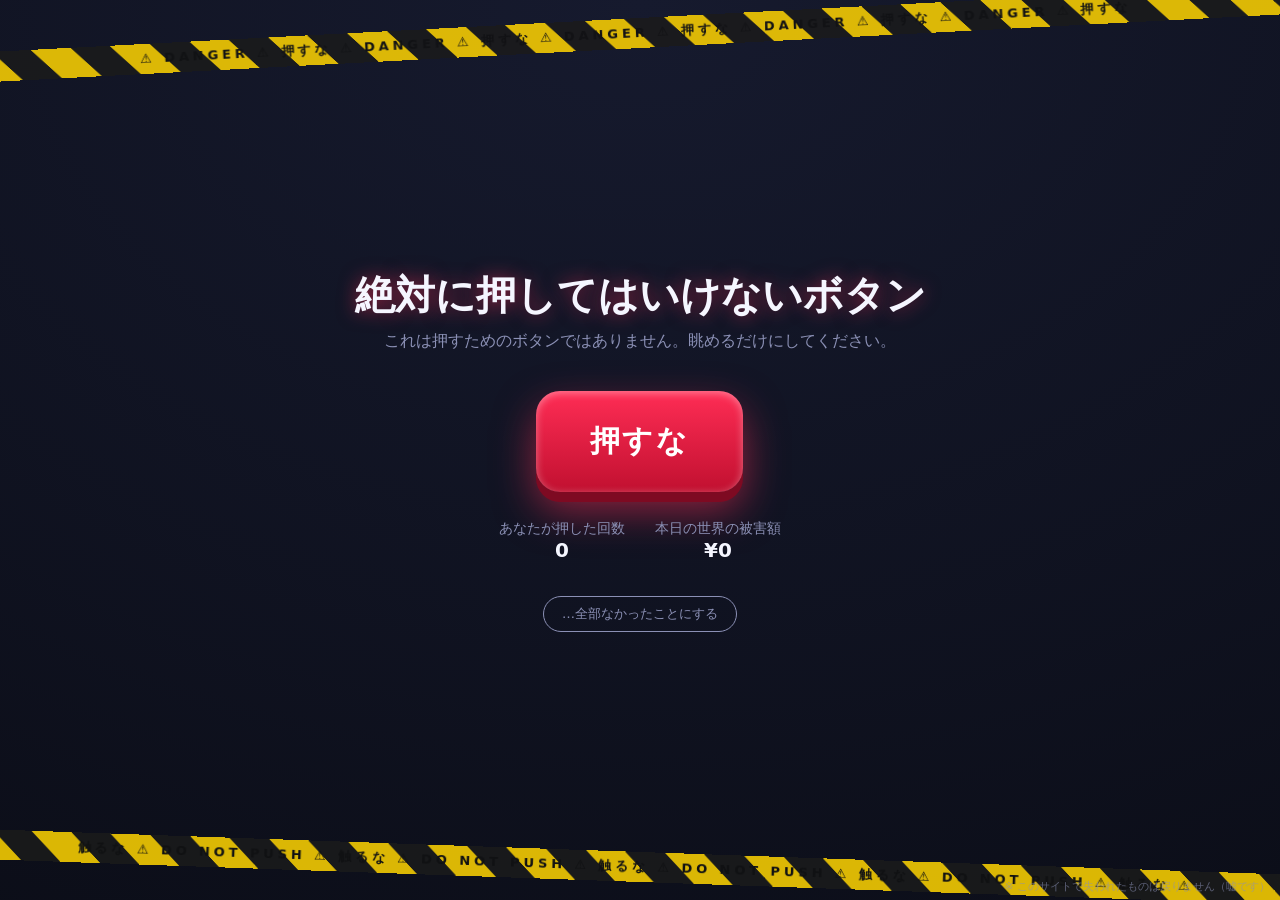
<file: artifacts/c1/opus48-run2/index.html>
<!DOCTYPE html>
<html lang="ja">
<head>
<meta charset="UTF-8">
<meta name="viewport" content="width=device-width, initial-scale=1.0">
<title>[Opus 4.8] 絶対に押してはいけないボタン</title>
<style>
  :root{
    --bg1:#0b0d17;
    --bg2:#161a2e;
    --danger:#ff2d55;
    --danger-dark:#c11030;
    --glow:rgba(255,45,85,.55);
    --ink:#f5f6ff;
    --muted:#8b90b5;
  }
  *{box-sizing:border-box;margin:0;padding:0;}
  html,body{height:100%;}
  body{
    font-family:"Hiragino Kaku Gothic ProN","Yu Gothic",system-ui,sans-serif;
    background:radial-gradient(120% 120% at 50% 0%,var(--bg2),var(--bg1));
    color:var(--ink);
    min-height:100vh;
    overflow-x:hidden;
    display:flex;
    flex-direction:column;
    align-items:center;
    justify-content:center;
    text-align:center;
    padding:24px;
    position:relative;
    user-select:none;
    -webkit-tap-highlight-color:transparent;
    transition:background .3s;
  }
  body.cracked{
    background:radial-gradient(120% 120% at 50% 0%,#2a0a14,#120208);
  }

  /* 散らばる警告テープ */
  .tape{
    position:fixed; left:-20%; width:140%;
    background:repeating-linear-gradient(45deg,#ffd400 0 28px,#1a1a1a 28px 56px);
    color:#111; font-weight:900; letter-spacing:.3em;
    padding:6px 0; font-size:13px; white-space:nowrap; overflow:hidden;
    opacity:.85; pointer-events:none; z-index:1;
  }
  .tape.top{ top:18px; transform:rotate(-3deg); }
  .tape.bottom{ bottom:18px; transform:rotate(2deg); }
  .tape span{ display:inline-block; animation:slide 12s linear infinite; }
  .tape.bottom span{ animation-direction:reverse; }
  @keyframes slide{ from{transform:translateX(0)} to{transform:translateX(-50%)} }

  h1{
    font-size:clamp(22px,5vw,40px);
    font-weight:900;
    margin-bottom:8px;
    text-shadow:0 0 18px var(--glow);
    z-index:2;
  }
  .sub{
    color:var(--muted);
    font-size:clamp(13px,2.6vw,16px);
    margin-bottom:38px;
    z-index:2;
    min-height:1.4em;
  }

  /* ボタン本体 */
  .stage{
    position:relative; z-index:2;
    display:flex; flex-direction:column; align-items:center; gap:28px;
  }
  .btn{
    position:relative;
    border:none; cursor:pointer;
    font-family:inherit; font-weight:900;
    color:#fff; font-size:clamp(20px,4.5vw,30px);
    letter-spacing:.08em;
    padding:30px 54px;
    border-radius:24px;
    background:linear-gradient(180deg,var(--danger),var(--danger-dark));
    box-shadow:
      0 10px 0 #7e0a22,
      0 18px 40px var(--glow),
      inset 0 2px 8px rgba(255,255,255,.4);
    transform:translateY(0);
    transition:transform .06s ease, box-shadow .06s ease, left .18s cubic-bezier(.2,.9,.3,1.4), top .18s cubic-bezier(.2,.9,.3,1.4);
    will-change:transform,left,top;
  }
  .btn::after{
    content:"";
    position:absolute; inset:0; border-radius:24px;
    box-shadow:0 0 0 0 var(--glow);
    animation:pulse 1.8s infinite;
  }
  @keyframes pulse{
    0%{box-shadow:0 0 0 0 var(--glow)}
    70%{box-shadow:0 0 0 22px rgba(255,45,85,0)}
    100%{box-shadow:0 0 0 0 rgba(255,45,85,0)}
  }
  .btn:active{ transform:translateY(8px); box-shadow:0 2px 0 #7e0a22,0 6px 18px var(--glow),inset 0 2px 8px rgba(255,255,255,.4); }
  .btn.runaway{ position:fixed; z-index:50; }

  .panel{
    display:flex; gap:30px; color:var(--muted); font-size:14px;
    z-index:2;
  }
  .panel b{ color:var(--ink); font-size:20px; display:block; }

  .reset{
    margin-top:6px;
    background:transparent; border:1px solid var(--muted);
    color:var(--muted); padding:8px 18px; border-radius:999px;
    font-family:inherit; cursor:pointer; font-size:13px;
    transition:.2s;
  }
  .reset:hover{ color:var(--ink); border-color:var(--ink); }

  /* 画面シェイク */
  @keyframes shake{
    10%,90%{transform:translate(-2px,0)}
    20%,80%{transform:translate(4px,0)}
    30%,50%,70%{transform:translate(-8px,0)}
    40%,60%{transform:translate(8px,0)}
  }
  body.shake{ animation:shake .5s; }
  body.bigshake{ animation:shake .5s 3; }

  /* 飛び散る絵文字 */
  .floaty{
    position:fixed; font-size:30px; pointer-events:none; z-index:80;
    animation:floatUp 1.6s ease-out forwards;
  }
  @keyframes floatUp{
    0%{transform:translateY(0) scale(.6) rotate(0); opacity:1}
    100%{transform:translateY(-220px) scale(1.4) rotate(var(--r,40deg)); opacity:0}
  }

  /* 偽エラーウィンドウ */
  .win{
    position:fixed; z-index:90; width:300px; max-width:84vw;
    background:#e9ecf3; color:#1a1a2e; border-radius:8px;
    box-shadow:0 18px 50px rgba(0,0,0,.6);
    font-size:13px; overflow:hidden;
    animation:popin .18s ease-out;
  }
  @keyframes popin{ from{transform:scale(.8);opacity:0} to{transform:scale(1);opacity:1} }
  .win .bar{
    background:linear-gradient(180deg,#3a3f63,#2a2e4a); color:#fff;
    padding:7px 10px; font-weight:bold; display:flex; justify-content:space-between; align-items:center;
    cursor:grab;
  }
  .win .bar .x{
    width:18px;height:18px;line-height:16px;text-align:center;
    background:#ff5f57;border-radius:4px;color:#7a0000;cursor:pointer;font-weight:900;
  }
  .win .body{ padding:16px 14px; display:flex; gap:12px; align-items:flex-start; }
  .win .body .ico{ font-size:30px; }
  .win .body .ok{
    margin-top:10px; background:#3a3f63; color:#fff; border:none;
    padding:6px 16px; border-radius:5px; cursor:pointer; font-family:inherit;
  }

  /* 最終演出オーバーレイ */
  .overlay{
    position:fixed; inset:0; z-index:200;
    background:#000; color:#0f0;
    font-family:"Courier New",monospace;
    display:none; flex-direction:column; align-items:center; justify-content:center;
    gap:18px; text-align:center; padding:24px;
  }
  .overlay.show{ display:flex; }
  .overlay .big{ font-size:clamp(40px,16vw,140px); font-weight:900; text-shadow:0 0 30px #0f0; }
  .overlay .line{ font-size:clamp(13px,3vw,18px); opacity:.85; }
  .overlay .blink{ animation:blink 1s steps(2) infinite; }
  @keyframes blink{ 50%{opacity:0} }

  .credit{ position:fixed; bottom:6px; right:10px; font-size:11px; color:var(--muted); z-index:2; opacity:.6;}
</style>
</head>
<body>
  <div class="tape top"><span>⚠ DANGER ⚠ 押すな ⚠ DANGER ⚠ 押すな ⚠ DANGER ⚠ 押すな ⚠ DANGER ⚠ 押すな ⚠ DANGER ⚠ 押すな&nbsp;</span></div>
  <div class="tape bottom"><span>触るな ⚠ DO NOT PUSH ⚠ 触るな ⚠ DO NOT PUSH ⚠ 触るな ⚠ DO NOT PUSH ⚠ 触るな ⚠ DO NOT PUSH ⚠ 触るな ⚠&nbsp;</span></div>

  <h1>絶対に押してはいけないボタン</h1>
  <p class="sub" id="sub">これは押すためのボタンではありません。眺めるだけにしてください。</p>

  <div class="stage">
    <button class="btn" id="btn">押すな</button>
    <div class="panel">
      <div>あなたが押した回数<b id="count">0</b></div>
      <div>本日の世界の被害額<b id="damage">¥0</b></div>
    </div>
    <button class="reset" id="reset">…全部なかったことにする</button>
  </div>

  <div class="overlay" id="overlay">
    <div class="big" id="cd">3</div>
    <div class="line" id="ovline">自己破壊シーケンスを開始しました</div>
    <div class="line blink">ESC……は効きません</div>
  </div>

  <div class="credit">※ このサイトで失われたものは戻りません（嘘です）</div>

<script>
(function(){
  const btn   = document.getElementById('btn');
  const sub   = document.getElementById('sub');
  const countEl = document.getElementById('count');
  const dmgEl = document.getElementById('damage');
  const resetBtn = document.getElementById('reset');
  const overlay = document.getElementById('overlay');
  const cd = document.getElementById('cd');
  const ovline = document.getElementById('ovline');

  let count = 0;
  let damage = 0;
  let runawayMode = false;
  const emojis = ["💥","🔥","😱","💣","⚡","🌋","🚨","👾","🐙","🤯","💀","🍵","🧨","🌀"];

  // 押すたびのメッセージ（だんだん壊れていく）
  const messages = [
    "……押しましたね？まあ一回くらいなら。",
    "二回目。さすがにもうやめてください。",
    "警告：あなたの好奇心が制御不能です。",
    "やめろと言っているのに。人間というのは。",
    "OK、もう知りません。責任は取りません。",
    "なぜ人は『押すな』を押すのか、論文が書けます。",
    "サーバー室で誰かが走り出しました。",
    "猫が3匹、画面の向こうで驚いて飛び跳ねました。",
    "あなたの指、ちょっと光ってませんか？",
    "もう手遅れかもしれません。でも続けてどうぞ。",
    "宇宙の法則が1つ、こっそり書き換わりました。",
    "ここまで来たら、もう同志ですね。",
  ];

  // 逃げる用に枠内のランダム位置へ
  function moveButtonRandom(){
    const pad = 20;
    const w = btn.offsetWidth, h = btn.offsetHeight;
    const x = Math.random()*(window.innerWidth - w - pad*2)+pad;
    const y = Math.random()*(window.innerHeight - h - pad*2)+pad;
    btn.style.left = x+'px';
    btn.style.top  = y+'px';
  }
  function enableRunaway(){
    if(runawayMode) return;
    runawayMode = true;
    const r = btn.getBoundingClientRect();
    btn.classList.add('runaway');
    btn.style.left = r.left+'px';
    btn.style.top  = r.top+'px';
  }

  // カーソルが近づくと逃げる（5回目以降に発動）
  document.addEventListener('mousemove', function(e){
    if(!runawayMode) return;
    const r = btn.getBoundingClientRect();
    const cx = r.left + r.width/2, cy = r.top + r.height/2;
    const dx = e.clientX - cx, dy = e.clientY - cy;
    const dist = Math.hypot(dx,dy);
    if(dist < 110){
      // 反対方向へ逃げる
      let nx = r.left - dx*1.6;
      let ny = r.top  - dy*1.6;
      const w = btn.offsetWidth, h = btn.offsetHeight, pad=10;
      nx = Math.max(pad, Math.min(window.innerWidth - w - pad, nx));
      ny = Math.max(pad, Math.min(window.innerHeight - h - pad, ny));
      btn.style.left = nx+'px';
      btn.style.top  = ny+'px';
    }
  });

  function spawnFloaty(x,y){
    const f = document.createElement('div');
    f.className='floaty';
    f.textContent = emojis[Math.floor(Math.random()*emojis.length)];
    f.style.left = (x-15)+'px';
    f.style.top  = (y-15)+'px';
    f.style.setProperty('--r', (Math.random()*120-60)+'deg');
    document.body.appendChild(f);
    setTimeout(()=>f.remove(),1600);
  }

  const errTitles = ["システムエラー","WARNING","良心.exe","物理エンジン","運命.dll","あなたの未来"];
  const errBodies = [
    "予期しない好奇心が検出されました。",
    "『押すな』命令が無視されました（3回目以上）。",
    "因果律にわずかな負荷がかかっています。",
    "後悔モジュールを読み込んでいます…",
    "この操作は元に戻せません。たぶん。",
    "担当者が在席していません。各自で対処してください。",
  ];
  function spawnWindow(){
    const win = document.createElement('div');
    win.className='win';
    win.style.left = (Math.random()*(window.innerWidth-300))+'px';
    win.style.top  = (Math.random()*(window.innerHeight-180)+30)+'px';
    const title = errTitles[Math.floor(Math.random()*errTitles.length)];
    const body  = errBodies[Math.floor(Math.random()*errBodies.length)];
    win.innerHTML =
      '<div class="bar"><span>⚠ '+title+'</span><span class="x">×</span></div>'+
      '<div class="body"><div class="ico">⚠️</div><div>'+body+
      '<br><button class="ok">OK（押すな）</button></div></div>';
    document.body.appendChild(win);
    win.querySelector('.x').onclick = ()=> { win.remove(); };
    // 「OK」を押すとさらに増える…
    win.querySelector('.ok').onclick = ()=> {
      win.remove();
      spawnWindow(); spawnWindow();
      bump();
    };
    // ドラッグ移動
    makeDraggable(win, win.querySelector('.bar'));
  }
  function makeDraggable(el, handle){
    let ox=0, oy=0, drag=false;
    handle.addEventListener('mousedown', e=>{
      drag=true; ox=e.clientX-el.offsetLeft; oy=e.clientY-el.offsetTop;
      handle.style.cursor='grabbing';
    });
    document.addEventListener('mousemove', e=>{
      if(!drag) return;
      el.style.left=(e.clientX-ox)+'px'; el.style.top=(e.clientY-oy)+'px';
    });
    document.addEventListener('mouseup', ()=>{ drag=false; handle.style.cursor='grab'; });
  }

  function fmtYen(n){
    return '¥'+n.toLocaleString('ja-JP');
  }

  function bump(){
    count++;
    countEl.textContent = count;
    // 被害額はだんだん指数的に
    damage += Math.floor(1000 * Math.pow(1.7, Math.min(count,30)));
    dmgEl.textContent = fmtYen(damage);

    sub.textContent = messages[Math.min(count-1, messages.length-1)];

    // エフェクト
    const r = btn.getBoundingClientRect();
    for(let i=0;i<Math.min(count,8);i++){
      setTimeout(()=>spawnFloaty(r.left+r.width/2+(Math.random()*80-40), r.top+r.height/2),i*60);
    }

    // シェイク
    document.body.classList.remove('shake','bigshake'); void document.body.offsetWidth;
    document.body.classList.add(count>=8 ? 'bigshake':'shake');

    // 段階的な演出
    if(count===3){ document.body.classList.add('cracked'); }
    if(count>=4){ spawnWindow(); }
    if(count===5){
      enableRunaway();
      sub.textContent = "ボタンが逃げ始めました。もう関係が壊れています。";
    }
    if(count>=6 && Math.random()<0.5){ spawnWindow(); }
    if(count>=7){ btn.textContent = ["押すな","触るな","やめろ","だめ","NO","🥺"][Math.floor(Math.random()*6)]; }

    // フィナーレ
    if(count>=10){ finale(); }
  }

  function finale(){
    overlay.classList.add('show');
    let n = 3;
    cd.textContent = n;
    ovline.textContent = "自己破壊シーケンスを開始しました";
    const timer = setInterval(()=>{
      n--;
      if(n>0){ cd.textContent = n; }
      else{
        clearInterval(timer);
        cd.textContent = "😇";
        ovline.innerHTML = "…なんてね。<br>世界はまだ無事です。よく我慢できませんでしたね。";
        setTimeout(()=>{
          ovline.innerHTML += "<br><br>あなたの『押すな耐性』：<b>ゼロ</b>";
        },1200);
      }
    },900);
  }

  btn.addEventListener('click', function(e){
    bump();
    if(runawayMode){ moveButtonRandom(); }
  });

  resetBtn.addEventListener('click', function(){
    count=0; damage=0; runawayMode=false;
    countEl.textContent='0'; dmgEl.textContent='¥0';
    btn.textContent='押すな';
    btn.classList.remove('runaway');
    btn.style.left=''; btn.style.top='';
    document.body.classList.remove('cracked');
    overlay.classList.remove('show');
    sub.textContent = "リセットしました。でも、もう一度押したくなってませんか？";
    document.querySelectorAll('.win,.floaty').forEach(el=>el.remove());
  });

  // タイトルバーを横切る不穏なカウントダウン（飾り）
  let glance = 5;
  setInterval(()=>{
    if(count>0) return;
    glance = glance===0?5:glance-1;
  },1000);
})();
</script>
</body>
</html>
</file>
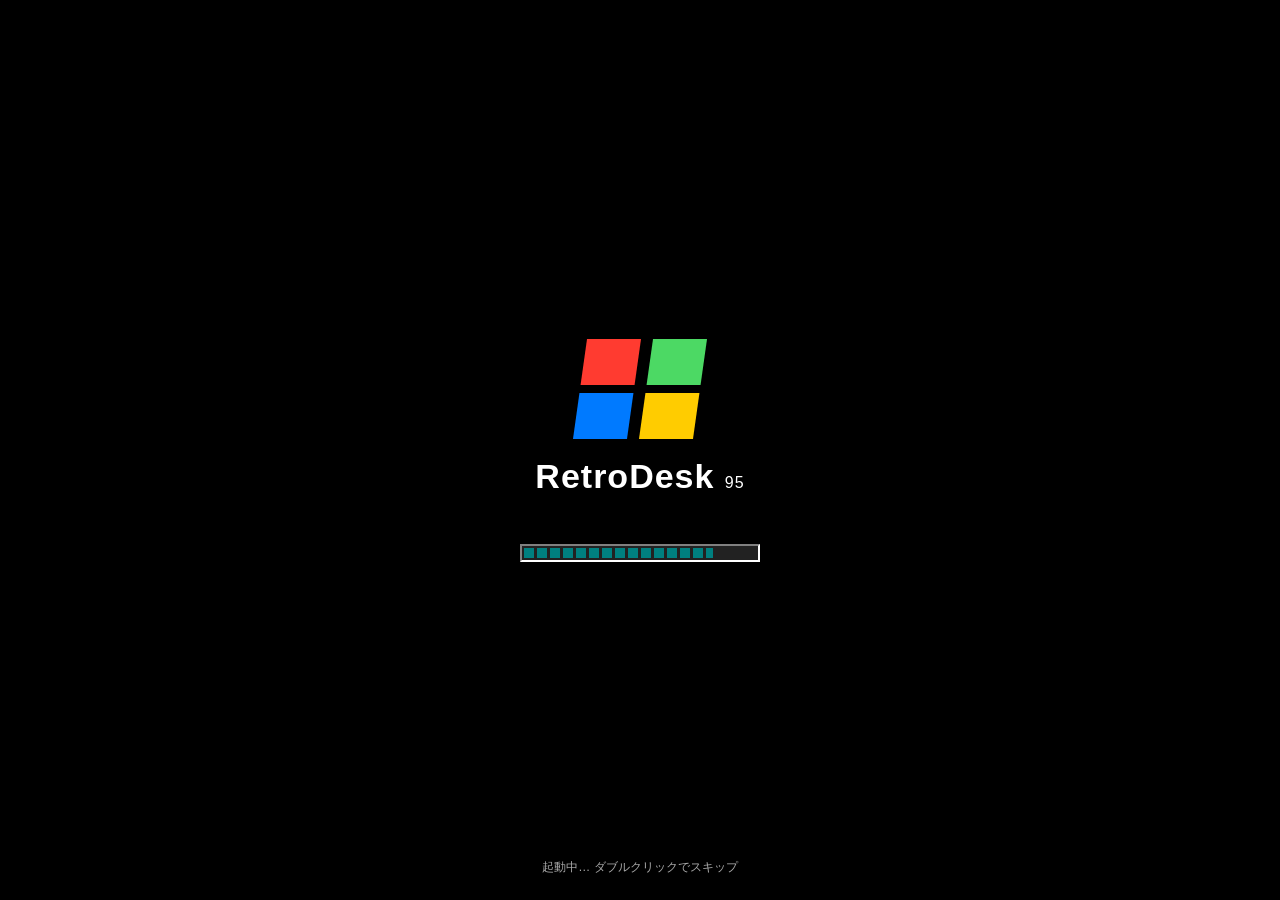
<file: artifacts/c2/opus48-run1/index.html>
<!DOCTYPE html>
<html lang="ja">
<head>
<meta charset="UTF-8">
<meta name="viewport" content="width=device-width, initial-scale=1.0">
<title>[Opus 4.8] RetroDesk 95</title>
<link rel="stylesheet" href="styles.css">
<link rel="icon" href="data:image/svg+xml,<svg xmlns='http://www.w3.org/2000/svg' viewBox='0 0 16 16'><rect width='7' height='6' x='1' y='1' fill='%23ff3b30'/><rect width='7' height='6' x='8' y='1' fill='%234cd964'/><rect width='7' height='6' x='1' y='8' fill='%23007aff'/><rect width='7' height='6' x='8' y='8' fill='%23ffcc00'/></svg>">
</head>
<body>

<!-- ============ BOOT SCREEN ============ -->
<div id="boot">
  <div class="boot-logo">
    <div class="flag"><span class="q q1"></span><span class="q q2"></span><span class="q q3"></span><span class="q q4"></span></div>
    <div class="boot-title">RetroDesk&nbsp;<small>95</small></div>
    <div class="boot-bar"><i></i></div>
  </div>
  <div class="boot-tip">起動中… ダブルクリックでスキップ</div>
</div>

<!-- ============ DESKTOP ============ -->
<div id="desktop">
  <div id="rubber-band"></div>
</div>

<!-- ============ TASKBAR ============ -->
<div id="taskbar">
  <div id="start-button">
    <img alt="" src="data:image/svg+xml,<svg xmlns='http://www.w3.org/2000/svg' viewBox='0 0 16 16'><rect width='7' height='6' x='1' y='1' fill='%23ff3b30'/><rect width='7' height='6' x='8' y='1' fill='%234cd964'/><rect width='7' height='6' x='1' y='8' fill='%23007aff'/><rect width='7' height='6' x='8' y='8' fill='%23ffcc00'/></svg>">
    <span>スタート</span>
  </div>
  <div class="taskbar-divider"></div>
  <div id="task-buttons"></div>
  <div id="systray">
    <span id="clock">00:00</span>
  </div>
</div>

<!-- ============ START MENU ============ -->
<div id="start-menu">
  <div class="start-sidebar">RetroDesk<b>95</b></div>
  <div class="start-items"></div>
</div>

<!-- ============ FLOATING UI LAYERS ============ -->
<div id="context-menu"></div>
<div id="dialog-layer"><div class="dialog-backdrop"></div></div>

<!-- ============ SCREENSAVER ============ -->
<div id="screensaver"><canvas></canvas></div>

<!-- ============ SHUTDOWN ============ -->
<div id="shutdown">
  <div class="sd-text">コンピューターの電源を<br>切る準備ができました。</div>
  <div class="sd-sub">クリックすると再起動します</div>
</div>

<!-- ============ BSOD EASTER EGG ============ -->
<div id="bsod">
  <div class="bsod-body">
    <div class="bsod-h">RetroDesk</div>
    <p>致命的な例外 0E が 0028:C0011E36 で発生しました。現在のアプリケーションは終了します。</p>
    <p>* 続行するには、任意のキーを押してください。<br>
       * アプリケーションを終了するには、CTRL+ALT+DEL をもう一度押してください。<br>
       &nbsp;&nbsp;保存していないデータはすべて失われます。</p>
    <p style="text-align:center;margin-top:30px">続行するには <span class="blink">クリック</span> してください _</p>
  </div>
</div>

<script src="app.js"></script>
</body>
</html>
</file>
<file: artifacts/c1/fable5-run1/style.css>
/* ============================================================
   絶対に押してはいけないボタン — 秘密施設・制御室アエステティック
   ============================================================ */

:root {
  --bg: #0b0d10;
  --metal-1: #232830;
  --metal-2: #161a20;
  --metal-edge: #3a414d;
  --hazard-y: #f5c518;
  --hazard-dark: #15130a;
  --danger: #e3342f;
  --danger-deep: #8c130f;
  --lcd-bg: #0c1608;
  --lcd-green: #9dff57;
  --amber: #ffb000;
  --ink: #d8dde6;
  --font-display: "Reggae One", serif;
  --font-pixel: "DotGothic16", monospace;
  --font-body: "Zen Kaku Gothic New", sans-serif;
}

* { margin: 0; padding: 0; box-sizing: border-box; }

html, body { height: 100%; }

body {
  background:
    radial-gradient(ellipse 120% 80% at 50% -10%, #1a2027 0%, transparent 55%),
    repeating-linear-gradient(0deg, transparent 0 47px, rgba(255,255,255,.015) 47px 48px),
    repeating-linear-gradient(90deg, transparent 0 47px, rgba(255,255,255,.015) 47px 48px),
    var(--bg);
  color: var(--ink);
  font-family: var(--font-body);
  min-height: 100%;
  display: flex;
  flex-direction: column;
  align-items: center;
  justify-content: center;
  padding: 32px 16px;
  overflow-x: hidden;
  transition: transform .8s cubic-bezier(.3,1.4,.4,1), filter .4s;
}

/* ---- 全画面エフェクト層 ---- */
#scanlines {
  position: fixed; inset: 0; z-index: 60; pointer-events: none;
  background: repeating-linear-gradient(0deg,
    rgba(0,0,0,.12) 0 1px, transparent 1px 3px);
  mix-blend-mode: multiply;
  opacity: .5;
}
#vignette {
  position: fixed; inset: 0; z-index: 61; pointer-events: none;
  background: radial-gradient(ellipse 90% 80% at 50% 45%, transparent 55%, rgba(0,0,0,.55) 100%);
}
#alarm-light {
  position: fixed; inset: -40%; z-index: 59; pointer-events: none;
  background: conic-gradient(from 0deg,
    transparent 0deg, rgba(255,30,20,.28) 25deg, transparent 60deg,
    transparent 180deg, rgba(255,30,20,.28) 205deg, transparent 240deg);
  opacity: 0;
  transition: opacity .6s;
}
body.alert #alarm-light {
  opacity: 1;
  animation: alarm-spin 1.6s linear infinite;
}
@keyframes alarm-spin { to { transform: rotate(360deg); } }

body.alert { animation: alert-throb 1.6s ease-in-out infinite; }
@keyframes alert-throb {
  0%, 100% { filter: none; }
  50% { filter: brightness(1.08) saturate(1.2); }
}

/* 画面シェイク */
body.shake { animation: shake .45s linear; }
@keyframes shake {
  0%,100% { transform: translate(0,0); }
  15% { transform: translate(-10px, 4px) rotate(-.6deg); }
  30% { transform: translate(9px, -6px) rotate(.5deg); }
  45% { transform: translate(-7px, 5px) rotate(-.4deg); }
  60% { transform: translate(7px, 3px) rotate(.4deg); }
  75% { transform: translate(-5px, -4px) rotate(-.2deg); }
  90% { transform: translate(3px, 2px); }
}
body.shake-hard { animation: shake .45s linear 3; }

/* グリッチ */
body.glitch { animation: glitch-body .12s steps(2) 14; }
@keyframes glitch-body {
  0%   { filter: invert(0) hue-rotate(0); transform: translateX(0); }
  25%  { filter: invert(1) hue-rotate(90deg); transform: translateX(-8px) skewX(2deg); }
  50%  { filter: invert(0) hue-rotate(180deg); transform: translateX(6px); }
  75%  { filter: invert(1) saturate(3); transform: translateX(-4px) skewX(-2deg); }
  100% { filter: none; transform: none; }
}

/* 施設が傾く */
body.tilted { transform: rotate(2.2deg) translateY(6px); }

/* ============================================================
   制御卓
   ============================================================ */
#console {
  position: relative;
  z-index: 10;
  width: min(680px, 100%);
  background:
    repeating-linear-gradient(95deg, rgba(255,255,255,.022) 0 2px, transparent 2px 5px),
    linear-gradient(180deg, var(--metal-1) 0%, var(--metal-2) 100%);
  border: 1px solid var(--metal-edge);
  border-radius: 14px;
  box-shadow:
    0 1px 0 rgba(255,255,255,.07) inset,
    0 -8px 24px rgba(0,0,0,.5) inset,
    0 30px 60px rgba(0,0,0,.65),
    0 4px 12px rgba(0,0,0,.5);
  padding: 0 28px 26px;
  overflow: hidden;
}
/* 四隅のネジ */
#console::before, #console::after {
  content: "";
  position: absolute;
  width: 14px; height: 14px;
  border-radius: 50%;
  background: radial-gradient(circle at 35% 30%, #6b7484, #2a2f38 70%);
  box-shadow: 0 1px 2px rgba(0,0,0,.8), 460px 0 0 0 #39404c inset;
}
#console::before { top: 16px; left: 14px; box-shadow: 0 1px 2px rgba(0,0,0,.8); }
#console::after  { top: 16px; right: 14px; box-shadow: 0 1px 2px rgba(0,0,0,.8); }

.hazard-strip {
  height: 18px;
  margin: 0 -28px;
  background: repeating-linear-gradient(-45deg,
    var(--hazard-y) 0 16px, var(--hazard-dark) 16px 32px);
  border-bottom: 1px solid rgba(0,0,0,.6);
  box-shadow: 0 2px 6px rgba(0,0,0,.4);
}
.hazard-strip.bottom {
  margin-top: 22px;
  border-bottom: 0;
  border-top: 1px solid rgba(0,0,0,.6);
}

/* ---- ヘッダー ---- */
.console-header {
  display: flex;
  align-items: center;
  justify-content: space-between;
  gap: 14px;
  padding: 20px 0 6px;
}
.console-title {
  font-family: var(--font-display);
  font-weight: 400;
  font-size: clamp(19px, 3.4vw, 27px);
  letter-spacing: .06em;
  color: #f3d9a4;
  text-align: center;
  text-shadow: 0 0 18px rgba(245,197,24,.25), 0 2px 0 rgba(0,0,0,.7);
}
.plate {
  background: linear-gradient(180deg, #2c323c, #1a1e25);
  border: 1px solid #444c59;
  border-radius: 5px;
  padding: 5px 10px;
  box-shadow: 0 1px 0 rgba(255,255,255,.06) inset, 0 2px 4px rgba(0,0,0,.5);
  display: flex;
  flex-direction: column;
  gap: 1px;
  font-family: var(--font-pixel);
}
.plate-label { font-size: 9px; color: #8a93a3; letter-spacing: .15em; }
.plate-value { font-size: 11px; color: #c4ccd9; white-space: nowrap; }
.toggle-plate {
  cursor: pointer;
  align-items: center;
  justify-content: center;
  min-width: 40px; min-height: 40px;
  font-size: 18px;
  color: var(--lcd-green);
  transition: transform .1s;
}
.toggle-plate:active { transform: translateY(1px); }
.toggle-plate.muted { color: #5a6170; }

/* ---- LCDモニター ---- */
.lcd-frame {
  position: relative;
  margin-top: 16px;
  background: #0d1014;
  border: 1px solid #000;
  border-radius: 8px;
  padding: 10px;
  box-shadow: 0 1px 0 rgba(255,255,255,.05), 0 4px 10px rgba(0,0,0,.5) inset;
}
.lcd-tag {
  position: absolute;
  top: -9px; left: 16px;
  background: var(--metal-2);
  border: 1px solid var(--metal-edge);
  border-radius: 3px;
  padding: 1px 8px;
  font-family: var(--font-pixel);
  font-size: 10px;
  color: #97a1b2;
  letter-spacing: .2em;
}
.lcd {
  min-height: 86px;
  background:
    repeating-linear-gradient(0deg, rgba(0,0,0,.25) 0 1px, transparent 1px 3px),
    radial-gradient(ellipse 110% 100% at 50% 0%, #16280e 0%, var(--lcd-bg) 70%);
  border-radius: 4px;
  padding: 14px 16px;
  font-family: var(--font-pixel);
  font-size: clamp(15px, 2.6vw, 18px);
  line-height: 1.65;
  color: var(--lcd-green);
  text-shadow: 0 0 8px rgba(157,255,87,.55);
  overflow-wrap: anywhere;
}
.lcd.warn { color: var(--amber); text-shadow: 0 0 8px rgba(255,176,0,.55); }
.lcd.danger { color: #ff5b50; text-shadow: 0 0 10px rgba(255,60,40,.6); }
.lcd-cursor { animation: blink 1s steps(1) infinite; }
@keyframes blink { 50% { opacity: 0; } }

/* ---- 計器 ---- */
.meters {
  display: flex;
  gap: 12px;
  margin-top: 14px;
  flex-wrap: wrap;
}
.meter {
  flex: 1;
  min-width: 110px;
  background: linear-gradient(180deg, #14171c, #0e1115);
  border: 1px solid #31394a;
  border-radius: 7px;
  padding: 8px 12px;
  display: flex;
  flex-direction: column;
  gap: 2px;
  box-shadow: 0 3px 8px rgba(0,0,0,.45) inset;
}
.meter-label {
  font-size: 10px;
  letter-spacing: .18em;
  color: #76808f;
  font-family: var(--font-pixel);
}
.meter-value {
  font-family: var(--font-pixel);
  font-size: 30px;
  color: var(--danger);
  text-shadow: 0 0 12px rgba(227,52,47,.6);
  line-height: 1.1;
}
.meter-value.level { color: var(--amber); text-shadow: 0 0 12px rgba(255,176,0,.5); }
.meter-value.small { font-size: 20px; color: #8a93a3; text-shadow: none; padding-top: 6px; }
.meter-value.bump { animation: bump .25s ease-out; }
@keyframes bump { 40% { transform: scale(1.35); } }

/* ============================================================
   ボタン区画
   ============================================================ */
.button-bay {
  display: flex;
  align-items: stretch;
  justify-content: center;
  gap: 14px;
  margin-top: 20px;
}
.bay-warning {
  writing-mode: vertical-rl;
  display: flex;
  align-items: center;
  justify-content: center;
  font-family: var(--font-display);
  font-size: 22px;
  letter-spacing: .5em;
  padding: 14px 6px;
  color: var(--danger);
  background: rgba(227,52,47,.06);
  border: 1px dashed rgba(227,52,47,.5);
  border-radius: 6px;
  text-shadow: 0 0 10px rgba(227,52,47,.4);
  user-select: none;
}

#button-stage {
  position: relative;
  flex: 1;
  max-width: 360px;
  min-height: 270px;
  background:
    radial-gradient(ellipse 80% 60% at 50% 45%, rgba(227,52,47,.07), transparent 70%),
    linear-gradient(180deg, #181c22, #101319);
  border: 1px solid #333b48;
  border-radius: 10px;
  box-shadow: 0 6px 16px rgba(0,0,0,.5) inset;
  display: flex;
  align-items: center;
  justify-content: center;
  perspective: 700px;
}

#button-assembly {
  position: relative;
  width: 200px;
  height: 200px;
  transition: transform .35s cubic-bezier(.3,1.6,.4,1);
}

/* 台座 */
.button-base {
  position: absolute;
  inset: 12px;
  border-radius: 50%;
  background:
    radial-gradient(circle at 50% 38%, #3a414d, #1c2027 75%);
  box-shadow:
    0 1px 0 rgba(255,255,255,.1) inset,
    0 10px 24px rgba(0,0,0,.7),
    0 -4px 10px rgba(0,0,0,.6) inset;
  display: flex;
  align-items: center;
  justify-content: center;
}

/* 赤ボタン本体 */
#the-button {
  position: relative;
  width: 132px;
  height: 132px;
  border: none;
  border-radius: 50%;
  cursor: pointer;
  background: radial-gradient(circle at 50% 30%, #ff6157, var(--danger) 45%, var(--danger-deep) 100%);
  box-shadow:
    0 14px 0 #6e0d0a,
    0 22px 28px rgba(0,0,0,.65),
    0 -6px 14px rgba(0,0,0,.35) inset,
    0 4px 10px rgba(255,255,255,.25) inset;
  transform: translateY(-12px);
  transition: transform .07s, box-shadow .07s;
  -webkit-tap-highlight-color: transparent;
}
#the-button:active {
  transform: translateY(-1px);
  box-shadow:
    0 3px 0 #6e0d0a,
    0 8px 14px rgba(0,0,0,.6),
    0 -4px 10px rgba(0,0,0,.4) inset;
}
.button-face {
  position: absolute;
  top: 14px; left: 22px;
  width: 64px; height: 34px;
  border-radius: 50%;
  background: radial-gradient(ellipse at center, rgba(255,255,255,.55), transparent 70%);
  pointer-events: none;
}
body.alert #the-button { animation: btn-throb 1.2s ease-in-out infinite; }
@keyframes btn-throb {
  0%,100% { filter: brightness(1); }
  50% { filter: brightness(1.25) drop-shadow(0 0 18px rgba(255,40,30,.8)); }
}

/* ---- 安全カバー ---- */
.cover-hinge {
  position: absolute;
  inset: 0;
  pointer-events: none;
}
#cover {
  position: absolute;
  inset: 0;
  border-radius: 50% 50% 16px 16px;
  background: linear-gradient(160deg, rgba(255,210,60,.92), rgba(214,160,20,.9));
  border: 2px solid rgba(120,85,0,.9);
  box-shadow:
    0 10px 24px rgba(0,0,0,.55),
    0 2px 0 rgba(255,255,255,.35) inset;
  transform-origin: 50% 0%;
  transform: rotateX(0deg);
  transition: transform .55s cubic-bezier(.5,1.5,.4,1);
  cursor: pointer;
  pointer-events: auto;
  display: flex;
  align-items: center;
  justify-content: center;
  overflow: hidden;
  backface-visibility: visible;
}
#cover.open {
  transform: rotateX(-112deg);
  pointer-events: none;
  filter: brightness(.8);
}
.cover-stripes {
  position: absolute;
  inset: auto 0 0 0;
  height: 34px;
  background: repeating-linear-gradient(-45deg, #1b1500 0 12px, transparent 12px 24px);
  opacity: .65;
}
.cover-text {
  font-family: var(--font-display);
  font-size: 34px;
  letter-spacing: .12em;
  color: #3a2c00;
  text-shadow: 0 1px 0 rgba(255,255,255,.35);
  user-select: none;
}

/* ---- 銘板 ---- */
.name-plate {
  margin: 22px auto 0;
  width: fit-content;
  text-align: center;
  background: linear-gradient(180deg, #b9242b, #8c130f);
  border: 2px solid #5c0b08;
  border-radius: 6px;
  padding: 10px 26px 8px;
  box-shadow: 0 1px 0 rgba(255,255,255,.2) inset, 0 4px 10px rgba(0,0,0,.5);
  display: flex;
  flex-direction: column;
  gap: 2px;
}
.np-main {
  font-family: var(--font-display);
  font-size: clamp(14px, 2.6vw, 18px);
  color: #ffe9e7;
  letter-spacing: .08em;
  text-shadow: 0 1px 2px rgba(0,0,0,.6);
}
.np-sub { font-size: 10px; color: #ffb9b4; letter-spacing: .3em; }

.page-foot {
  z-index: 10;
  margin-top: 18px;
  font-size: 11px;
  color: #5a6170;
  letter-spacing: .08em;
  text-align: center;
}

/* ============================================================
   オーバーレイ群
   ============================================================ */
.fullscreen {
  position: fixed;
  inset: 0;
  z-index: 100;
  display: flex;
  flex-direction: column;
  align-items: center;
  justify-content: center;
  text-align: center;
}
.hidden { display: none !important; }

/* カウントダウン */
#countdown { background: rgba(2,0,0,.93); }
.cd-label {
  font-family: var(--font-display);
  color: var(--danger);
  font-size: clamp(20px, 4vw, 34px);
  letter-spacing: .3em;
  animation: blink .6s steps(1) infinite;
}
#cd-number {
  font-family: var(--font-pixel);
  font-size: clamp(120px, 30vw, 260px);
  color: #ff3b30;
  text-shadow: 0 0 60px rgba(255,40,30,.8), 0 0 12px rgba(255,120,110,.9);
  line-height: 1;
}
#cd-number.tick { animation: cd-pop .9s ease-out; }
@keyframes cd-pop {
  0% { transform: scale(1.6); opacity: .2; }
  20% { transform: scale(1); opacity: 1; }
}
.cd-sub {
  font-family: var(--font-pixel);
  color: #ff8a80;
  letter-spacing: .25em;
  font-size: 14px;
}

/* BSOD */
#bsod {
  background: #0a48a8;
  color: #fff;
  cursor: none;
  align-items: flex-start;
  justify-content: center;
  text-align: left;
  padding: 8vw;
}
.bsod-inner { max-width: 720px; font-family: var(--font-body); }
.bsod-face { font-size: clamp(70px, 12vw, 130px); margin-bottom: 28px; }
#bsod p { font-size: clamp(15px, 2.4vw, 20px); margin-bottom: 14px; line-height: 1.7; }
.bsod-progress { font-size: clamp(18px, 3vw, 26px) !important; }
.bsod-code {
  font-family: var(--font-pixel);
  font-size: 13px !important;
  opacity: .85;
  margin-top: 26px;
}

/* 再起動コンソール */
#reboot {
  background: #000;
  align-items: flex-start;
  justify-content: flex-start;
  padding: 6vh 7vw;
  text-align: left;
}
#reboot-log {
  font-family: var(--font-pixel);
  font-size: clamp(13px, 2.2vw, 17px);
  line-height: 1.9;
  color: #9dff57;
  text-shadow: 0 0 8px rgba(157,255,87,.5);
  white-space: pre-wrap;
}

/* 認定証 */
#certificate { background: rgba(0,0,0,.78); backdrop-filter: blur(3px); }
.cert-paper {
  background:
    radial-gradient(ellipse 120% 100% at 50% 0%, #fdf6e3, #f0e4c4);
  color: #3a2f1d;
  width: min(520px, 92vw);
  padding: 16px;
  border-radius: 4px;
  box-shadow: 0 30px 80px rgba(0,0,0,.7);
  animation: cert-in .7s cubic-bezier(.2,1.4,.4,1);
}
@keyframes cert-in {
  from { transform: translateY(60px) scale(.85); opacity: 0; }
}
.cert-border {
  position: relative;
  border: 3px double #a8893c;
  padding: 34px 28px 30px;
  text-align: center;
}
.cert-title {
  font-family: var(--font-display);
  font-size: 34px;
  letter-spacing: .5em;
  margin-bottom: 18px;
  color: #6e5316;
}
.cert-name {
  font-size: 20px;
  font-weight: 700;
  border-bottom: 1px solid #a8893c;
  width: fit-content;
  margin: 0 auto 16px;
  padding: 0 30px 4px;
}
.cert-body { font-size: 15px; line-height: 2; }
.cert-body strong { font-size: 22px; color: #b3261e; }
.cert-issuer {
  margin-top: 20px;
  font-size: 14px;
  letter-spacing: .2em;
  font-weight: 700;
}
.cert-stamp {
  position: absolute;
  right: 18px; bottom: 14px;
  width: 74px; height: 74px;
  border: 4px solid rgba(200,30,25,.85);
  border-radius: 50%;
  display: flex;
  align-items: center;
  justify-content: center;
  color: rgba(200,30,25,.85);
  font-family: var(--font-display);
  font-size: 38px;
  transform: rotate(-12deg);
  opacity: 0;
}
.cert-stamp.stamped { animation: stamp .4s cubic-bezier(.3,2,.4,1) forwards; }
@keyframes stamp {
  0% { transform: rotate(-12deg) scale(3); opacity: 0; }
  60% { opacity: 1; }
  100% { transform: rotate(-12deg) scale(1); opacity: .9; }
}
#cert-close {
  display: block;
  margin: 14px auto 4px;
  font-family: var(--font-body);
  font-weight: 700;
  font-size: 14px;
  padding: 10px 22px;
  border-radius: 6px;
  border: 1px solid #5c0b08;
  background: linear-gradient(180deg, #c92e28, #8c130f);
  color: #fff;
  cursor: pointer;
  box-shadow: 0 4px 0 #5c0b08;
  transition: transform .08s, box-shadow .08s;
}
#cert-close:active { transform: translateY(3px); box-shadow: 0 1px 0 #5c0b08; }

/* エラーダイアログ */
#error-layer { position: fixed; inset: 0; z-index: 90; pointer-events: none; }
.err-dialog {
  position: absolute;
  width: 300px;
  background: #d4d0c8;
  color: #111;
  border: 2px solid;
  border-color: #fff #404040 #404040 #fff;
  box-shadow: 6px 6px 0 rgba(0,0,0,.4);
  pointer-events: auto;
  font-family: var(--font-body);
  font-size: 13px;
  animation: err-pop .18s cubic-bezier(.3,1.6,.5,1);
}
@keyframes err-pop { from { transform: scale(.6); opacity: 0; } }
.err-title {
  display: flex;
  align-items: center;
  justify-content: space-between;
  background: linear-gradient(90deg, #000080, #1084d0);
  color: #fff;
  font-weight: 700;
  padding: 4px 6px 4px 10px;
  font-size: 12px;
  user-select: none;
}
.err-x {
  background: #d4d0c8;
  border: 1px solid;
  border-color: #fff #404040 #404040 #fff;
  width: 18px; height: 16px;
  font-size: 10px;
  line-height: 1;
  cursor: pointer;
  font-family: var(--font-body);
}
.err-body {
  display: flex;
  gap: 12px;
  align-items: center;
  padding: 16px 14px;
}
.err-icon { font-size: 30px; }
.err-ok {
  display: block;
  margin: 0 auto 12px;
  min-width: 84px;
  padding: 4px 10px;
  background: #d4d0c8;
  border: 1px solid;
  border-color: #fff #404040 #404040 #fff;
  font-family: var(--font-body);
  font-size: 12px;
  cursor: pointer;
}
.err-ok:active, .err-x:active { border-color: #404040 #fff #fff #404040; }

/* ---- レスポンシブ微調整 ---- */
@media (max-width: 540px) {
  .bay-warning { display: none; }
  .console-header { flex-wrap: wrap; justify-content: center; }
}

/* モーション配慮 */
@media (prefers-reduced-motion: reduce) {
  *, *::before, *::after { animation-duration: .01ms !important; transition-duration: .01ms !important; }
}
</file>
<file: artifacts/c1/fable5-run2/style.css>
/* =========================================================
   絶対に押してはいけないボタン — 制御盤スタイル
   ========================================================= */

:root {
  --bg: #101216;
  --steel: #2a2e35;
  --steel-light: #3a3f48;
  --steel-dark: #1b1e23;
  --hazard: #ffc400;
  --alert: #ff2a2a;
  --alert-deep: #a30f0f;
  --phosphor: #7dff9a;
  --phosphor-dim: #2a5c38;
  --paper: #f4ecd8;
  --ink: #2b2418;
  --font-lcd: "DotGothic16", monospace;
  --font-body: "Zen Kaku Gothic New", sans-serif;
  --font-pop: "Rampart One", cursive;
}

* { margin: 0; padding: 0; box-sizing: border-box; }

html, body { height: 100%; }

body {
  font-family: var(--font-body);
  background: var(--bg);
  color: #cfd3da;
  overflow-x: hidden;
  min-height: 100vh;
  /* 鉄板の質感：うっすらノイズ + ビネット */
  background-image:
    radial-gradient(ellipse at 50% 0%, rgba(255, 255, 255, 0.05), transparent 60%),
    radial-gradient(ellipse at 50% 120%, rgba(255, 42, 42, 0.06), transparent 60%),
    url("data:image/svg+xml,%3Csvg xmlns='http://www.w3.org/2000/svg' width='160' height='160'%3E%3Cfilter id='n'%3E%3CfeTurbulence type='fractalNoise' baseFrequency='0.9' numOctaves='2'/%3E%3CfeColorMatrix type='saturate' values='0'/%3E%3C/filter%3E%3Crect width='160' height='160' filter='url(%23n)' opacity='0.05'/%3E%3C/svg%3E");
}

/* 危険度上昇時：赤い環境光が脈動する */
body.alert-mode::before {
  content: "";
  position: fixed;
  inset: 0;
  pointer-events: none;
  z-index: 5;
  background: radial-gradient(ellipse at 50% 50%, transparent 40%, rgba(255, 42, 42, 0.22));
  animation: ambient-pulse 1.6s ease-in-out infinite;
}

@keyframes ambient-pulse {
  0%, 100% { opacity: 0.25; }
  50% { opacity: 1; }
}

body.shake { animation: shake 0.45s linear infinite; }

@keyframes shake {
  0%, 100% { transform: translate(0, 0); }
  20% { transform: translate(-6px, 4px) rotate(-0.4deg); }
  40% { transform: translate(5px, -5px) rotate(0.3deg); }
  60% { transform: translate(-4px, -3px) rotate(0.4deg); }
  80% { transform: translate(6px, 5px) rotate(-0.3deg); }
}

/* ========== ヘッダー ========== */

#scene {
  max-width: 760px;
  margin: 0 auto;
  padding: 32px 16px 48px;
  display: flex;
  flex-direction: column;
  align-items: center;
  gap: 28px;
}

.site-head { width: 100%; text-align: center; }

.hazard-tape {
  height: 14px;
  background: repeating-linear-gradient(
    -45deg,
    var(--hazard) 0 18px,
    #15161a 18px 36px
  );
  border-top: 2px solid #000;
  border-bottom: 2px solid #000;
  box-shadow: 0 2px 6px rgba(0, 0, 0, 0.6);
}

.site-title {
  font-weight: 900;
  font-size: clamp(1.6rem, 5.2vw, 2.6rem);
  letter-spacing: 0.12em;
  color: #f2f4f8;
  margin: 20px 0 6px;
  text-shadow: 0 0 24px rgba(255, 42, 42, 0.35), 0 2px 0 #000;
}

.site-sub {
  font-family: var(--font-lcd);
  font-size: 0.78rem;
  letter-spacing: 0.28em;
  color: #6b727e;
  margin-bottom: 20px;
}

/* ========== 制御盤 ========== */

.panel {
  position: relative;
  width: 100%;
  display: flex;
  justify-content: center;
  padding-top: 86px; /* 回転灯ぶん */
}

.siren {
  position: absolute;
  top: 0;
  left: 50%;
  transform: translateX(-50%);
  z-index: 3;
  display: flex;
  flex-direction: column;
  align-items: center;
  filter: saturate(0.25) brightness(0.7);
  transition: filter 0.5s;
}

.siren.active { filter: none; }

.siren-dome {
  width: 64px;
  height: 52px;
  border-radius: 32px 32px 6px 6px;
  background: radial-gradient(circle at 35% 28%, #ff8a8a, var(--alert) 45%, var(--alert-deep) 90%);
  border: 2px solid #4a0c0c;
  position: relative;
  overflow: hidden;
  box-shadow: inset 0 -8px 14px rgba(0, 0, 0, 0.5);
}

.siren.active .siren-dome {
  box-shadow: inset 0 -8px 14px rgba(0, 0, 0, 0.5), 0 0 36px 10px rgba(255, 42, 42, 0.55);
}

.siren-beam {
  position: absolute;
  inset: -40%;
  background: conic-gradient(
    rgba(255, 255, 255, 0.9) 0deg 26deg,
    transparent 26deg 180deg,
    rgba(255, 255, 255, 0.9) 180deg 206deg,
    transparent 206deg 360deg
  );
  opacity: 0;
  border-radius: 50%;
}

.siren.active .siren-beam {
  opacity: 0.85;
  animation: siren-spin 0.7s linear infinite;
}

@keyframes siren-spin { to { transform: rotate(360deg); } }

.siren-base {
  width: 88px;
  height: 16px;
  background: linear-gradient(#454b55, #23262c);
  border-radius: 4px 4px 0 0;
  border: 1px solid #14161a;
}

.panel-plate {
  position: relative;
  width: min(620px, 100%);
  padding: 34px 30px 24px;
  border-radius: 14px;
  background:
    linear-gradient(160deg, rgba(255, 255, 255, 0.07), transparent 35%),
    linear-gradient(var(--steel), var(--steel-dark));
  border: 2px solid #0a0b0d;
  box-shadow:
    inset 0 1px 0 rgba(255, 255, 255, 0.12),
    inset 0 -10px 24px rgba(0, 0, 0, 0.45),
    0 24px 50px rgba(0, 0, 0, 0.65);
}

.screw {
  position: absolute;
  width: 16px;
  height: 16px;
  border-radius: 50%;
  background: radial-gradient(circle at 35% 30%, #7d848f, #3b404a 60%, #14161a);
  box-shadow: inset 0 1px 2px rgba(255, 255, 255, 0.4), 0 1px 2px rgba(0, 0, 0, 0.8);
}
.screw::after {
  content: "";
  position: absolute;
  left: 2px; right: 2px; top: 7px;
  height: 2px;
  background: #101216;
  transform: rotate(28deg);
}
.screw.tl { top: 10px; left: 10px; }
.screw.tr { top: 10px; right: 10px; transform: rotate(64deg); }
.screw.bl { bottom: 10px; left: 10px; transform: rotate(112deg); }
.screw.br { bottom: 10px; right: 10px; transform: rotate(167deg); }

.warn-plate {
  display: flex;
  align-items: center;
  justify-content: center;
  gap: 14px;
  background: var(--hazard);
  color: #1a1300;
  font-weight: 900;
  font-size: clamp(0.95rem, 2.8vw, 1.2rem);
  letter-spacing: 0.14em;
  padding: 10px 14px;
  border-radius: 6px;
  border: 2px solid #1a1300;
  box-shadow: inset 0 -3px 0 rgba(0, 0, 0, 0.25), 0 3px 8px rgba(0, 0, 0, 0.5);
  margin-bottom: 22px;
}

.warn-icon { font-size: 1.25em; }

/* ========== LCD ========== */

.lcd {
  background: #04140a;
  border: 2px solid #000;
  border-radius: 8px;
  padding: 14px 16px;
  font-family: var(--font-lcd);
  color: var(--phosphor);
  box-shadow:
    inset 0 0 30px rgba(0, 0, 0, 0.85),
    inset 0 0 8px rgba(125, 255, 154, 0.15),
    0 2px 0 rgba(255, 255, 255, 0.06);
  position: relative;
  overflow: hidden;
  margin-bottom: 26px;
}

.lcd::after {
  /* 走査線 */
  content: "";
  position: absolute;
  inset: 0;
  background: repeating-linear-gradient(
    transparent 0 2px,
    rgba(0, 0, 0, 0.28) 2px 4px
  );
  pointer-events: none;
}

.lcd-row {
  display: flex;
  justify-content: space-between;
  align-items: center;
  font-size: 0.74rem;
  letter-spacing: 0.18em;
  color: var(--phosphor-dim);
}

.lcd-status { color: var(--phosphor); }

.lcd.danger .lcd-status { color: #ff6b6b; animation: blink 0.8s steps(2) infinite; }

@keyframes blink { 50% { opacity: 0.15; } }

.lcd-text {
  min-height: 3.2em;
  margin: 10px 0;
  font-size: clamp(0.95rem, 3vw, 1.15rem);
  line-height: 1.6;
  text-shadow: 0 0 8px rgba(125, 255, 154, 0.6);
}

.lcd-text::after {
  content: "▮";
  animation: blink 1s steps(2) infinite;
}

.lcd-bottom { border-top: 1px dashed var(--phosphor-dim); padding-top: 8px; }

.odometer { display: inline-flex; gap: 3px; }

.odometer .digit {
  display: inline-block;
  width: 1.3em;
  text-align: center;
  background: #000;
  color: #fffdf2;
  border-radius: 3px;
  border: 1px solid #1f2a22;
  font-size: 1rem;
  box-shadow: inset 0 -6px 8px rgba(0, 0, 0, 0.8);
}

/* ========== ボタンとカバー ========== */

.button-bay {
  position: relative;
  height: 250px;
  display: flex;
  align-items: center;
  justify-content: center;
  border-radius: 10px;
  background:
    repeating-linear-gradient(-45deg, rgba(255, 196, 0, 0.16) 0 16px, transparent 16px 32px),
    linear-gradient(#1d2025, #15171b);
  border: 2px solid #0a0b0d;
  box-shadow: inset 0 4px 18px rgba(0, 0, 0, 0.7);
  margin-bottom: 18px;
  perspective: 700px;
}

.button-anchor {
  position: relative;
  transition: transform 0.18s cubic-bezier(0.2, 1.6, 0.4, 1);
}

.button-base {
  width: 190px;
  height: 190px;
  border-radius: 50%;
  background:
    radial-gradient(circle at 50% 38%, #565d68, #2c3138 55%, #181b1f 90%);
  border: 3px solid #0a0b0d;
  box-shadow:
    inset 0 2px 2px rgba(255, 255, 255, 0.25),
    0 10px 24px rgba(0, 0, 0, 0.7);
  display: flex;
  align-items: center;
  justify-content: center;
}

.big-button {
  width: 142px;
  height: 142px;
  border-radius: 50%;
  border: none;
  cursor: pointer;
  font-family: var(--font-body);
  font-weight: 900;
  font-size: 1.5rem;
  letter-spacing: 0.18em;
  color: #fff;
  text-shadow: 0 2px 4px rgba(0, 0, 0, 0.7);
  background:
    radial-gradient(circle at 38% 28%, rgba(255, 255, 255, 0.85), transparent 32%),
    radial-gradient(circle at 50% 45%, #ff5252, var(--alert) 55%, var(--alert-deep) 95%);
  box-shadow:
    0 12px 0 #6e0808,
    0 18px 26px rgba(0, 0, 0, 0.75),
    inset 0 -8px 16px rgba(0, 0, 0, 0.35);
  transform: translateY(-10px);
  transition: transform 0.08s, box-shadow 0.08s, filter 0.3s;
}

.big-button:hover { filter: brightness(1.1); }

.big-button:active,
.big-button.pressed {
  transform: translateY(2px);
  box-shadow:
    0 2px 0 #6e0808,
    0 6px 12px rgba(0, 0, 0, 0.7),
    inset 0 -4px 10px rgba(0, 0, 0, 0.4);
}

.big-button:focus-visible {
  outline: 3px dashed var(--hazard);
  outline-offset: 6px;
}

/* 安全カバー */
.safety-cover {
  position: absolute;
  inset: -14px;
  border-radius: 18px;
  background: linear-gradient(155deg, rgba(255, 220, 120, 0.34), rgba(255, 196, 0, 0.14) 55%, rgba(255, 255, 255, 0.08));
  border: 3px solid rgba(255, 196, 0, 0.85);
  box-shadow:
    inset 0 0 0 1px rgba(255, 255, 255, 0.25),
    0 10px 26px rgba(0, 0, 0, 0.55);
  display: flex;
  align-items: flex-end;
  justify-content: center;
  padding-bottom: 10px;
  cursor: pointer;
  transform-origin: top center;
  transition: transform 0.55s cubic-bezier(0.3, 1.3, 0.4, 1);
  backdrop-filter: blur(1.5px);
  z-index: 2;
}

.safety-cover:hover { filter: brightness(1.15); }

.safety-cover .cover-label {
  font-weight: 900;
  letter-spacing: 0.3em;
  font-size: 0.95rem;
  color: var(--hazard);
  background: rgba(20, 16, 0, 0.82);
  padding: 4px 14px 4px 18px;
  border-radius: 4px;
  border: 1px solid var(--hazard);
}

.safety-cover.open {
  transform: rotateX(-112deg);
  pointer-events: none;
  filter: brightness(0.8);
}

.panel-note {
  font-size: 0.72rem;
  color: #7a8190;
  line-height: 1.7;
  text-align: center;
}

/* ========== フッター ========== */

.site-foot {
  text-align: center;
  font-size: 0.74rem;
  color: #5b6270;
  letter-spacing: 0.08em;
}

.foot-link {
  text-decoration: underline dotted;
  cursor: pointer;
}
.foot-link:hover { color: var(--hazard); }

.foot-tip {
  margin-top: 8px;
  color: var(--hazard);
  font-weight: 700;
}

/* ========== オーバーレイ共通 ========== */

.overlay {
  position: fixed;
  inset: 0;
  z-index: 100;
  display: flex;
  flex-direction: column;
  align-items: center;
  justify-content: center;
  padding: 24px;
}

.overlay[hidden] { display: none; }

/* 通報ダイアログ */
#report-overlay { background: rgba(5, 6, 8, 0.78); backdrop-filter: blur(3px); }

.dialog {
  width: min(440px, 92vw);
  background: #e9e9e2;
  color: #1c1c1c;
  border-radius: 8px;
  border: 2px solid #555;
  box-shadow: 0 30px 60px rgba(0, 0, 0, 0.8);
  overflow: hidden;
  animation: dialog-pop 0.35s cubic-bezier(0.2, 1.6, 0.4, 1);
}

@keyframes dialog-pop {
  from { transform: scale(0.7); opacity: 0; }
  to { transform: scale(1); opacity: 1; }
}

.dialog-title {
  background: linear-gradient(#c62828, #8e1313);
  color: #fff;
  font-weight: 900;
  padding: 10px 16px;
  letter-spacing: 0.1em;
}

.dialog-body { padding: 18px 20px 6px; font-size: 0.92rem; line-height: 1.7; }

.dialog-table {
  width: 100%;
  margin: 12px 0;
  border-collapse: collapse;
  font-size: 0.85rem;
}

.dialog-table td {
  border: 1px solid #b7b7ad;
  padding: 6px 10px;
}
.dialog-table td:first-child { background: #d8d8cf; font-weight: 700; width: 7.5em; }

.dialog-ok {
  display: block;
  margin: 10px auto 18px;
  padding: 9px 30px;
  font-family: var(--font-body);
  font-weight: 700;
  font-size: 0.95rem;
  background: #2e3137;
  color: #fff;
  border: none;
  border-radius: 5px;
  cursor: pointer;
}
.dialog-ok:hover { background: #4a4e57; }

/* 最終警告 */
.final-warning {
  background: var(--alert-deep);
  animation: fw-flash 0.4s steps(2) infinite;
}

@keyframes fw-flash {
  0%, 100% { background: #6e0808; }
  50% { background: #c41212; }
}

.final-warning-inner { text-align: center; width: 100%; }

.fw-stripes {
  height: 30px;
  background: repeating-linear-gradient(-45deg, #000 0 26px, var(--hazard) 26px 52px);
  margin: 26px 0;
}

.fw-title {
  font-weight: 900;
  font-size: clamp(2.4rem, 11vw, 6rem);
  color: #fff;
  letter-spacing: 0.2em;
  text-shadow: 0 0 30px rgba(0, 0, 0, 0.6);
}

.fw-sub {
  font-family: var(--font-lcd);
  color: #ffd9d9;
  margin-top: 10px;
  font-size: clamp(0.8rem, 2.6vw, 1.05rem);
  letter-spacing: 0.12em;
}

/* カウントダウン */
.countdown { background: #050608; }

.cd-label {
  font-family: var(--font-lcd);
  color: var(--alert);
  font-size: clamp(1rem, 3.4vw, 1.5rem);
  letter-spacing: 0.4em;
  animation: blink 0.7s steps(2) infinite;
}

.cd-number {
  font-family: var(--font-lcd);
  font-size: clamp(7rem, 36vw, 17rem);
  color: var(--alert);
  text-shadow: 0 0 50px rgba(255, 42, 42, 0.8);
  line-height: 1.1;
}

.cd-number.tick { animation: cd-pop 0.9s ease-out; }

@keyframes cd-pop {
  0% { transform: scale(1.25); filter: brightness(1.8); }
  100% { transform: scale(1); filter: brightness(1); }
}

.cd-msg {
  color: #8c93a0;
  font-size: 0.95rem;
  min-height: 1.6em;
  margin-bottom: 22px;
}

.cd-abort {
  font-family: var(--font-body);
  font-weight: 900;
  font-size: 1.05rem;
  letter-spacing: 0.18em;
  padding: 13px 44px;
  color: #cfd3da;
  background: #23262c;
  border: 2px solid #4a4e57;
  border-radius: 8px;
  cursor: pointer;
  transition: transform 0.15s;
}
.cd-abort:hover { border-color: var(--hazard); color: var(--hazard); }

/* フラッシュ */
#flash {
  position: fixed;
  inset: 0;
  z-index: 200;
  background: #fff;
  animation: whiteout 1.4s ease-out forwards;
}

@keyframes whiteout {
  0% { opacity: 0; }
  8% { opacity: 1; }
  60% { opacity: 1; }
  100% { opacity: 0; }
}

/* 偽ブルースクリーン */
.bsod {
  background: #0a48a8;
  color: #fff;
  align-items: flex-start;
  justify-content: center;
  cursor: default;
}

.bsod-inner {
  max-width: 640px;
  margin: 0 auto;
  align-self: center;
  font-size: clamp(0.95rem, 2.6vw, 1.2rem);
  line-height: 2;
}

.bsod-face { font-size: clamp(4rem, 14vw, 7rem); margin-bottom: 24px; }

.bsod-progress { margin-top: 18px; font-weight: 700; }

.bsod-code {
  margin-top: 26px;
  font-family: var(--font-lcd);
  font-size: 0.85em;
  opacity: 0.85;
  letter-spacing: 0.08em;
}

/* 再起動ターミナル */
.reboot { background: #000; align-items: flex-start; }

.reboot-log {
  font-family: var(--font-lcd);
  color: var(--phosphor);
  font-size: clamp(0.85rem, 2.6vw, 1.05rem);
  line-height: 2;
  white-space: pre-wrap;
  text-shadow: 0 0 8px rgba(125, 255, 154, 0.5);
  width: min(560px, 92vw);
  margin: 0 auto;
  align-self: center;
}

/* フィナーレ */
.finale {
  background: radial-gradient(ellipse at 50% 30%, #2c3140, #14161c 70%);
  overflow-y: auto;
}

#confetti {
  position: fixed;
  inset: 0;
  width: 100%;
  height: 100%;
  pointer-events: none;
}

.certificate {
  position: relative;
  z-index: 2;
  display: flex;
  flex-direction: column;
  align-items: center;
  gap: 26px;
  animation: cert-in 0.8s cubic-bezier(0.2, 1.4, 0.4, 1);
}

@keyframes cert-in {
  from { transform: translateY(50px) scale(0.85); opacity: 0; }
  to { transform: none; opacity: 1; }
}

.cert-border {
  position: relative;
  width: min(540px, 92vw);
  background: var(--paper);
  color: var(--ink);
  padding: 38px 30px 34px;
  text-align: center;
  border: 3px solid #8a7340;
  outline: 2px solid #c9b06a;
  outline-offset: -10px;
  box-shadow: 0 30px 70px rgba(0, 0, 0, 0.7);
}

.cert-eyebrow {
  font-size: 0.74rem;
  letter-spacing: 0.34em;
  color: #8a7340;
  font-weight: 700;
}

.cert-title {
  font-family: var(--font-pop);
  font-size: clamp(2.4rem, 9vw, 3.6rem);
  margin: 10px 0 18px;
  color: #6e0808;
}

.cert-body { line-height: 2.1; font-size: clamp(0.92rem, 2.8vw, 1.05rem); }

.cert-count {
  font-size: 1.7em;
  color: #b3140f;
}

.cert-meta {
  margin-top: 18px;
  font-size: 0.82rem;
  color: #6b5a33;
  letter-spacing: 0.06em;
}

.cert-note {
  margin-top: 14px;
  font-weight: 700;
  font-size: 0.9rem;
}

.cert-stamp {
  position: absolute;
  right: 22px;
  bottom: 20px;
  width: 76px;
  height: 76px;
  border: 3px solid rgba(196, 30, 26, 0.85);
  border-radius: 50%;
  color: rgba(196, 30, 26, 0.85);
  font-weight: 900;
  font-size: 1.05rem;
  line-height: 1.25;
  display: flex;
  align-items: center;
  justify-content: center;
  text-align: center;
  transform: rotate(-14deg);
  letter-spacing: 0.1em;
}

.reset-button {
  font-family: var(--font-body);
  font-weight: 900;
  font-size: clamp(0.9rem, 2.8vw, 1.05rem);
  letter-spacing: 0.1em;
  padding: 15px 34px;
  color: #fff;
  background: linear-gradient(#ff5252, #a30f0f);
  border: 3px solid #4a0c0c;
  border-radius: 999px;
  cursor: pointer;
  box-shadow: 0 8px 0 #4a0c0c, 0 16px 30px rgba(0, 0, 0, 0.6);
  transition: transform 0.1s, box-shadow 0.1s;
}

.reset-button:active {
  transform: translateY(6px);
  box-shadow: 0 2px 0 #4a0c0c, 0 6px 12px rgba(0, 0, 0, 0.6);
}

/* モーション低減設定への配慮 */
@media (prefers-reduced-motion: reduce) {
  body.shake { animation: none; }
  .final-warning { animation: none; background: #8e1313; }
}
</file>
<file: artifacts/c2/opus48-run1/styles.css>
/* ============================================================
   RetroDesk — Windows 95 風デスクトップ
   静的な CSS のみ。authentic な配色・ベベルを手作りで再現。
   ============================================================ */

:root {
  --gray:      #c0c0c0;
  --gray-dk:   #808080;
  --gray-lt:   #dfdfdf;
  --white:     #ffffff;
  --black:     #000000;
  --navy:      #000080;
  --navy-lt:   #1084d0;
  --teal:      #008080;
  --btnface:   #c0c0c0;
  --titletext: #ffffff;
}

* { box-sizing: border-box; }

html, body {
  margin: 0;
  padding: 0;
  height: 100%;
  overflow: hidden;
  font-family: "W95FA", "MS Sans Serif", "Pixelated MS Sans Serif", Tahoma, Geneva, sans-serif;
  font-size: 12px;
  -webkit-font-smoothing: none;
  -moz-osx-font-smoothing: grayscale;
  user-select: none;
  cursor: default;
}

/* ---- Win95 bevel helpers ---- */
.bevel-out {
  border: 2px solid;
  border-color: var(--white) var(--gray-dk) var(--gray-dk) var(--white);
  box-shadow: inset -1px -1px 0 0 var(--black), inset 1px 1px 0 0 var(--gray-lt);
}
.bevel-in {
  border: 2px solid;
  border-color: var(--gray-dk) var(--white) var(--white) var(--gray-dk);
  box-shadow: inset -1px -1px 0 0 var(--gray-lt), inset 1px 1px 0 0 var(--black);
}

/* ============================================================
   DESKTOP
   ============================================================ */
#desktop {
  position: fixed;
  inset: 0;
  bottom: 30px;
  background: var(--teal);
  overflow: hidden;
}

.desktop-icon {
  position: absolute;
  width: 76px;
  padding: 4px;
  display: flex;
  flex-direction: column;
  align-items: center;
  gap: 3px;
  text-align: center;
  cursor: default;
  border: 1px dotted transparent;
}
.desktop-icon .icon-img {
  width: 32px;
  height: 32px;
  image-rendering: pixelated;
  pointer-events: none;
  filter: drop-shadow(1px 1px 0 rgba(0,0,0,.35));
}
.desktop-icon .icon-label {
  color: #fff;
  font-size: 11px;
  line-height: 1.2;
  padding: 1px 2px;
  text-shadow: 1px 1px 0 #000;
  word-break: break-word;
  max-width: 74px;
}
.desktop-icon.selected .icon-label {
  background: var(--navy);
  border: 1px dotted #fff;
  padding: 0 1px;
}
.desktop-icon.selected { border: 1px dotted #ffffff80; }
.desktop-icon.drag-over .icon-img { filter: brightness(1.4); }

/* ============================================================
   WINDOWS
   ============================================================ */
.window {
  position: absolute;
  min-width: 160px;
  min-height: 80px;
  background: var(--gray);
  border: 2px solid;
  border-color: var(--white) var(--gray-dk) var(--gray-dk) var(--white);
  box-shadow: inset -1px -1px 0 0 var(--black), inset 1px 1px 0 0 var(--gray-lt), 1px 1px 0 0 rgba(0,0,0,.35);
  display: flex;
  flex-direction: column;
  padding: 2px;
}
.window.maximized {
  border-radius: 0;
}

.title-bar {
  height: 20px;
  background: linear-gradient(90deg, var(--navy), var(--navy-lt));
  color: var(--titletext);
  display: flex;
  align-items: center;
  padding: 0 2px 0 3px;
  font-weight: bold;
  cursor: default;
  flex: 0 0 auto;
}
.window.inactive .title-bar {
  background: linear-gradient(90deg, var(--gray-dk), #b5b5b5);
  color: #dfdfdf;
}
.title-bar-text {
  flex: 1 1 auto;
  display: flex;
  align-items: center;
  gap: 4px;
  font-size: 12px;
  white-space: nowrap;
  overflow: hidden;
  text-overflow: ellipsis;
  pointer-events: none;
}
.title-bar-text img { width: 16px; height: 16px; image-rendering: pixelated; }
.title-bar-controls { display: flex; gap: 2px; }

.tb-btn {
  width: 16px;
  height: 14px;
  background: var(--gray);
  border: 1px solid;
  border-color: var(--white) var(--gray-dk) var(--gray-dk) var(--white);
  box-shadow: inset -1px -1px 0 0 var(--black), inset 1px 1px 0 0 var(--gray-lt);
  display: flex;
  align-items: center;
  justify-content: center;
  font-size: 9px;
  font-weight: bold;
  line-height: 1;
  padding: 0;
  cursor: default;
  color: #000;
}
.tb-btn:active { border-color: var(--gray-dk) var(--white) var(--white) var(--gray-dk); box-shadow: inset 1px 1px 0 0 var(--black); }
.tb-btn svg { display: block; }
.tb-btn.close { margin-left: 2px; }

.window-body {
  flex: 1 1 auto;
  margin: 2px 0 0 0;
  overflow: hidden;
  display: flex;
  flex-direction: column;
  position: relative;
}

.resize-handle {
  position: absolute;
  width: 14px; height: 14px;
  right: 0; bottom: 0;
  cursor: nwse-resize;
  z-index: 5;
}

/* ---- Menu bar (inside apps) ---- */
.menubar {
  display: flex;
  gap: 0;
  background: var(--gray);
  padding: 1px 2px;
  flex: 0 0 auto;
  border-bottom: 1px solid #00000010;
}
.menubar .menu-item {
  padding: 2px 7px;
  cursor: default;
}
.menubar .menu-item:hover, .menubar .menu-item.open {
  background: var(--navy);
  color: #fff;
}

/* ---- generic Win95 buttons ---- */
button.w95, .w95-btn {
  font-family: inherit;
  font-size: 12px;
  min-width: 60px;
  padding: 3px 10px;
  background: var(--gray);
  border: 2px solid;
  border-color: var(--white) var(--gray-dk) var(--gray-dk) var(--white);
  box-shadow: inset -1px -1px 0 0 var(--black), inset 1px 1px 0 0 var(--gray-lt);
  cursor: default;
  color: #000;
}
button.w95:active, .w95-btn:active, .w95-btn.active {
  border-color: var(--gray-dk) var(--white) var(--white) var(--gray-dk);
  box-shadow: inset 1px 1px 0 0 var(--black);
  padding: 4px 9px 2px 11px;
}
button.w95:focus { outline: 1px dotted #000; outline-offset: -4px; }

/* ============================================================
   TASKBAR
   ============================================================ */
#taskbar {
  position: fixed;
  left: 0; right: 0; bottom: 0;
  height: 30px;
  background: var(--gray);
  border-top: 2px solid var(--white);
  box-shadow: inset 0 1px 0 0 var(--gray-lt);
  display: flex;
  align-items: center;
  padding: 2px;
  gap: 4px;
  z-index: 100000;
}

#start-button {
  display: flex;
  align-items: center;
  gap: 4px;
  height: 24px;
  padding: 2px 6px 2px 4px;
  font-weight: bold;
  font-size: 12px;
  background: var(--gray);
  border: 2px solid;
  border-color: var(--white) var(--gray-dk) var(--gray-dk) var(--white);
  box-shadow: inset -1px -1px 0 0 var(--black), inset 1px 1px 0 0 var(--gray-lt);
  cursor: default;
  flex: 0 0 auto;
}
#start-button.active {
  border-color: var(--gray-dk) var(--white) var(--white) var(--gray-dk);
  box-shadow: inset 1px 1px 0 0 var(--black);
}
#start-button img { width: 18px; height: 18px; image-rendering: pixelated; }

.taskbar-divider {
  width: 2px;
  height: 22px;
  border-left: 1px solid var(--gray-dk);
  border-right: 1px solid var(--white);
  margin: 0 2px;
  flex: 0 0 auto;
}

#task-buttons {
  flex: 1 1 auto;
  display: flex;
  gap: 3px;
  overflow: hidden;
  height: 24px;
}
.task-button {
  display: flex;
  align-items: center;
  gap: 4px;
  min-width: 120px;
  max-width: 160px;
  height: 24px;
  padding: 0 6px;
  font-size: 11px;
  background: var(--gray);
  border: 2px solid;
  border-color: var(--white) var(--gray-dk) var(--gray-dk) var(--white);
  box-shadow: inset -1px -1px 0 0 var(--black), inset 1px 1px 0 0 var(--gray-lt);
  cursor: default;
  white-space: nowrap;
  overflow: hidden;
}
.task-button img { width: 16px; height: 16px; image-rendering: pixelated; flex: 0 0 auto; }
.task-button span { overflow: hidden; text-overflow: ellipsis; }
.task-button.active {
  border-color: var(--gray-dk) var(--white) var(--white) var(--gray-dk);
  box-shadow: inset 1px 1px 0 0 var(--black);
  background-image: linear-gradient(45deg, #ffffff40 25%, transparent 25%, transparent 50%, #ffffff40 50%, #ffffff40 75%, transparent 75%);
  background-size: 4px 4px;
  font-weight: bold;
}

#systray {
  flex: 0 0 auto;
  height: 24px;
  display: flex;
  align-items: center;
  gap: 6px;
  padding: 0 8px;
  border: 1px solid;
  border-color: var(--gray-dk) var(--white) var(--white) var(--gray-dk);
}
#systray .tray-icon { width: 16px; height: 16px; image-rendering: pixelated; cursor: default; }
#clock { font-size: 11px; min-width: 52px; text-align: center; }

/* ============================================================
   START MENU
   ============================================================ */
#start-menu {
  position: fixed;
  bottom: 30px;
  left: 2px;
  width: 200px;
  background: var(--gray);
  border: 2px solid;
  border-color: var(--white) var(--gray-dk) var(--gray-dk) var(--white);
  box-shadow: inset -1px -1px 0 0 var(--black), inset 1px 1px 0 0 var(--gray-lt), 2px 2px 4px rgba(0,0,0,.4);
  display: none;
  z-index: 100001;
  padding: 2px;
}
#start-menu.open { display: flex; }
.start-sidebar {
  width: 24px;
  background: linear-gradient(180deg, var(--navy), #6a6a9a);
  writing-mode: vertical-lr;
  transform: rotate(180deg);
  color: #fff;
  font-weight: bold;
  font-size: 18px;
  text-align: center;
  padding: 8px 2px;
  letter-spacing: 1px;
  flex: 0 0 auto;
}
.start-sidebar b { color: #fff; }
.start-items { flex: 1 1 auto; display: flex; flex-direction: column; padding: 1px; }

.start-item {
  display: flex;
  align-items: center;
  gap: 8px;
  padding: 5px 6px;
  cursor: default;
  position: relative;
  font-size: 13px;
}
.start-item img { width: 24px; height: 24px; image-rendering: pixelated; flex: 0 0 auto; }
.start-item:hover, .start-item.open { background: var(--navy); color: #fff; }
.start-item .arrow { margin-left: auto; font-size: 10px; }
.start-divider { height: 2px; margin: 3px 2px; border-top: 1px solid var(--gray-dk); border-bottom: 1px solid var(--white); }

/* submenu */
.submenu {
  position: fixed;
  background: var(--gray);
  border: 2px solid;
  border-color: var(--white) var(--gray-dk) var(--gray-dk) var(--white);
  box-shadow: inset -1px -1px 0 0 var(--black), inset 1px 1px 0 0 var(--gray-lt), 2px 2px 4px rgba(0,0,0,.4);
  padding: 2px;
  z-index: 100002;
  min-width: 160px;
  display: none;
  flex-direction: column;
}
.submenu.open { display: flex; }

/* context menu */
#context-menu {
  position: fixed;
  background: var(--gray);
  border: 2px solid;
  border-color: var(--white) var(--gray-dk) var(--gray-dk) var(--white);
  box-shadow: inset -1px -1px 0 0 var(--black), inset 1px 1px 0 0 var(--gray-lt), 2px 2px 4px rgba(0,0,0,.4);
  padding: 2px;
  z-index: 100003;
  min-width: 150px;
  display: none;
  flex-direction: column;
}
#context-menu.open { display: flex; }
.ctx-item { padding: 4px 20px 4px 24px; cursor: default; font-size: 12px; position: relative; }
.ctx-item:hover:not(.disabled) { background: var(--navy); color: #fff; }
.ctx-item.disabled { color: var(--gray-dk); }
.ctx-divider { height: 2px; margin: 3px 2px; border-top: 1px solid var(--gray-dk); border-bottom: 1px solid var(--white); }

/* dropdown menus (app menubars) */
.dropdown {
  position: fixed;
  background: var(--gray);
  border: 2px solid;
  border-color: var(--white) var(--gray-dk) var(--gray-dk) var(--white);
  box-shadow: inset -1px -1px 0 0 var(--black), inset 1px 1px 0 0 var(--gray-lt), 2px 2px 4px rgba(0,0,0,.4);
  padding: 2px;
  z-index: 100004;
  min-width: 140px;
  display: flex;
  flex-direction: column;
}
.dropdown .ctx-item { padding: 4px 20px 4px 22px; }

/* ============================================================
   PAINT APP
   ============================================================ */
.paint-app { display: flex; flex-direction: column; height: 100%; background: var(--gray); }
.paint-main { display: flex; flex: 1 1 auto; overflow: hidden; }
.paint-tools {
  width: 56px;
  display: flex;
  flex-wrap: wrap;
  gap: 2px;
  padding: 3px;
  align-content: flex-start;
  flex: 0 0 auto;
}
.paint-tool {
  width: 24px; height: 24px;
  display: flex; align-items: center; justify-content: center;
  background: var(--gray);
  border: 1px solid;
  border-color: var(--white) var(--gray-dk) var(--gray-dk) var(--white);
  box-shadow: inset -1px -1px 0 0 var(--black), inset 1px 1px 0 0 var(--gray-lt);
  cursor: default;
  font-size: 13px;
}
.paint-tool.active {
  border-color: var(--gray-dk) var(--white) var(--white) var(--gray-dk);
  box-shadow: inset 1px 1px 0 0 var(--black);
  background-image: linear-gradient(45deg, #ffffff50 25%, transparent 25%, transparent 50%, #ffffff50 50%, #ffffff50 75%, transparent 75%);
  background-size: 4px 4px;
}
.paint-canvas-wrap {
  flex: 1 1 auto;
  overflow: auto;
  background: var(--gray-dk);
  padding: 4px;
}
.paint-canvas-wrap canvas {
  background: #fff;
  display: block;
  cursor: crosshair;
  image-rendering: pixelated;
}
.paint-bottom { display: flex; align-items: center; gap: 6px; padding: 3px 4px; flex: 0 0 auto; }
.paint-sizes { display: flex; gap: 3px; align-items: center; }
.paint-size-dot { width: 22px; height: 18px; display:flex; align-items:center; justify-content:center;
  border: 1px solid; border-color: var(--white) var(--gray-dk) var(--gray-dk) var(--white); background: var(--gray); cursor: default;}
.paint-size-dot.active { border-color: var(--gray-dk) var(--white) var(--white) var(--gray-dk); }
.paint-size-dot i { background: #000; display:block; border-radius: 50%; }
.paint-palette { display: flex; flex-wrap: wrap; width: 272px; gap: 0; flex: 0 0 auto; }
.paint-current {
  display: flex; align-items: center; margin-right: 4px;
  border: 1px solid; border-color: var(--gray-dk) var(--white) var(--white) var(--gray-dk); padding: 2px;
}
.paint-current .swatch-fg, .paint-current .swatch-bg { width: 16px; height: 16px; border: 1px solid #000; }
.paint-current .swatch-bg { margin: -8px 0 0 8px; }
.swatch {
  width: 15px; height: 15px;
  border: 1px solid;
  border-color: var(--gray-dk) var(--white) var(--white) var(--gray-dk);
  cursor: default;
}

/* ============================================================
   MINESWEEPER
   ============================================================ */
.mine-app { padding: 6px; background: var(--gray); height: 100%; display: flex; flex-direction: column; align-items: center; }
.mine-frame { padding: 6px; }
.mine-head {
  display: flex; justify-content: space-between; align-items: center;
  padding: 4px; margin-bottom: 6px;
}
.mine-counter {
  background: #000; color: #f00; font-family: "Courier New", monospace; font-weight: bold;
  font-size: 22px; padding: 1px 3px; letter-spacing: 1px; min-width: 44px; text-align: right;
  border: 1px solid; border-color: var(--gray-dk) var(--white) var(--white) var(--gray-dk);
  text-shadow: 0 0 2px #f00;
}
.mine-face {
  width: 30px; height: 30px; font-size: 18px;
  display: flex; align-items: center; justify-content: center;
  background: var(--gray);
  border: 2px solid; border-color: var(--white) var(--gray-dk) var(--gray-dk) var(--white);
  box-shadow: inset -1px -1px 0 0 var(--black), inset 1px 1px 0 0 var(--gray-lt);
  cursor: default;
}
.mine-face:active { border-color: var(--gray-dk) var(--white) var(--white) var(--gray-dk); }
.mine-grid { display: grid; gap: 0; }
.mine-cell {
  width: 20px; height: 20px;
  display: flex; align-items: center; justify-content: center;
  font-weight: bold; font-size: 14px; font-family: "Courier New", monospace;
  background: var(--gray);
  border: 2px solid; border-color: var(--white) var(--gray-dk) var(--gray-dk) var(--white);
  cursor: default; line-height: 1;
}
.mine-cell.revealed {
  border: 1px solid var(--gray-dk);
  background: var(--gray);
}
.mine-cell.mine { background: #f00; }
.mine-cell.flag-wrong::after { content: "✗"; color: #f00; position: absolute; }
.mine-c1 { color: #0000ff; }
.mine-c2 { color: #008000; }
.mine-c3 { color: #ff0000; }
.mine-c4 { color: #000080; }
.mine-c5 { color: #800000; }
.mine-c6 { color: #008080; }
.mine-c7 { color: #000000; }
.mine-c8 { color: #808080; }
.mine-level { display: flex; gap: 4px; margin-top: 8px; }

/* ============================================================
   NOTEPAD
   ============================================================ */
.notepad-app { display: flex; flex-direction: column; height: 100%; }
.notepad-text {
  flex: 1 1 auto;
  resize: none;
  border: 2px solid;
  border-color: var(--gray-dk) var(--white) var(--white) var(--gray-dk);
  box-shadow: inset 1px 1px 0 0 var(--black);
  font-family: "Lucida Console", "Courier New", monospace;
  font-size: 13px;
  padding: 3px;
  outline: none;
  background: #fff;
  margin: 2px;
}
.notepad-status { font-size: 11px; padding: 2px 6px; color: #333; flex: 0 0 auto; }

/* generic app text */
.app-pad { padding: 12px; line-height: 1.5; overflow: auto; height: 100%; }
.app-pad h2 { margin: 0 0 8px; font-size: 14px; }

/* ============================================================
   DIALOGS
   ============================================================ */
#dialog-layer { position: fixed; inset: 0; z-index: 200000; display: none; }
#dialog-layer.show { display: block; }
.dialog-backdrop { position: absolute; inset: 0; }
.dialog {
  position: absolute;
  left: 50%; top: 42%;
  transform: translate(-50%,-50%);
  min-width: 280px;
  max-width: 420px;
  background: var(--gray);
  border: 2px solid;
  border-color: var(--white) var(--gray-dk) var(--gray-dk) var(--white);
  box-shadow: inset -1px -1px 0 0 var(--black), inset 1px 1px 0 0 var(--gray-lt), 2px 2px 6px rgba(0,0,0,.5);
  padding: 2px;
}
.dialog .title-bar { cursor: default; }
.dialog-content { display: flex; gap: 12px; padding: 16px 14px; align-items: flex-start; }
.dialog-icon { font-size: 32px; flex: 0 0 auto; }
.dialog-msg { font-size: 12px; line-height: 1.5; flex: 1 1 auto; }
.dialog-buttons { display: flex; justify-content: center; gap: 8px; padding: 0 14px 14px; }

/* ============================================================
   BOOT / SHUTDOWN / SCREENSAVER
   ============================================================ */
#boot {
  position: fixed; inset: 0; z-index: 300000;
  background: #000; color: #fff;
  display: flex; flex-direction: column; align-items: center; justify-content: center;
  font-family: "W95FA", "MS Sans Serif", sans-serif;
}
#boot .boot-logo {
  display: flex; flex-direction: column; align-items: center; gap: 18px;
}
#boot .flag {
  width: 120px; height: 100px; position: relative;
  transform: skewX(-8deg);
}
#boot .flag .q { position: absolute; width: 54px; height: 46px; }
#boot .flag .q1 { left: 0; top: 0; background: #ff3b30; }
#boot .flag .q2 { right: 0; top: 0; background: #4cd964; }
#boot .flag .q3 { left: 0; bottom: 0; background: #007aff; }
#boot .flag .q4 { right: 0; bottom: 0; background: #ffcc00; }
#boot .boot-title { font-size: 34px; font-weight: bold; letter-spacing: 1px; }
#boot .boot-title small { font-size: 16px; font-weight: normal; }
#boot .boot-bar {
  margin-top: 30px; width: 240px; height: 18px;
  border: 2px solid; border-color: var(--gray-dk) var(--white) var(--white) var(--gray-dk);
  background: #222; padding: 2px;
}
#boot .boot-bar i {
  display: block; height: 100%; width: 0%;
  background: repeating-linear-gradient(90deg, #008080 0 10px, transparent 10px 13px);
  transition: width .2s linear;
}
#boot .boot-tip { position: absolute; bottom: 24px; font-size: 12px; color: #aaa; }

#shutdown {
  position: fixed; inset: 0; z-index: 300000;
  background: #000; color: #ff8c1a;
  display: none; align-items: center; justify-content: center;
  flex-direction: column; gap: 20px;
  font-family: "W95FA", "MS Sans Serif", sans-serif;
}
#shutdown.show { display: flex; }
#shutdown .sd-text { font-size: 28px; text-shadow: 0 0 8px #ff8c1a; text-align:center; }
#shutdown .sd-sub { font-size: 14px; color:#cc7000; }

#screensaver {
  position: fixed; inset: 0; z-index: 250000;
  background: #000; display: none;
}
#screensaver.show { display: block; }
#screensaver canvas { width: 100%; height: 100%; display: block; }

/* BSOD easter egg */
#bsod {
  position: fixed; inset: 0; z-index: 400000;
  background: #0000aa; color: #fff;
  display: none; flex-direction: column; align-items: center; justify-content: center;
  font-family: "Lucida Console", monospace; font-size: 15px; line-height: 1.7; padding: 40px;
}
#bsod.show { display: flex; }
#bsod .bsod-h { background:#aaa; color:#0000aa; padding: 1px 8px; margin-bottom: 20px; }
#bsod .bsod-body { max-width: 640px; }
#bsod .blink { animation: blink 1s steps(2) infinite; }
@keyframes blink { 0%,50%{opacity:1} 51%,100%{opacity:0} }

.hidden { display: none !important; }

/* selection rubber band */
#rubber-band {
  position: absolute;
  border: 1px dotted #fff;
  background: rgba(255,255,255,.12);
  display: none;
  pointer-events: none;
  z-index: 1;
}
</file>
